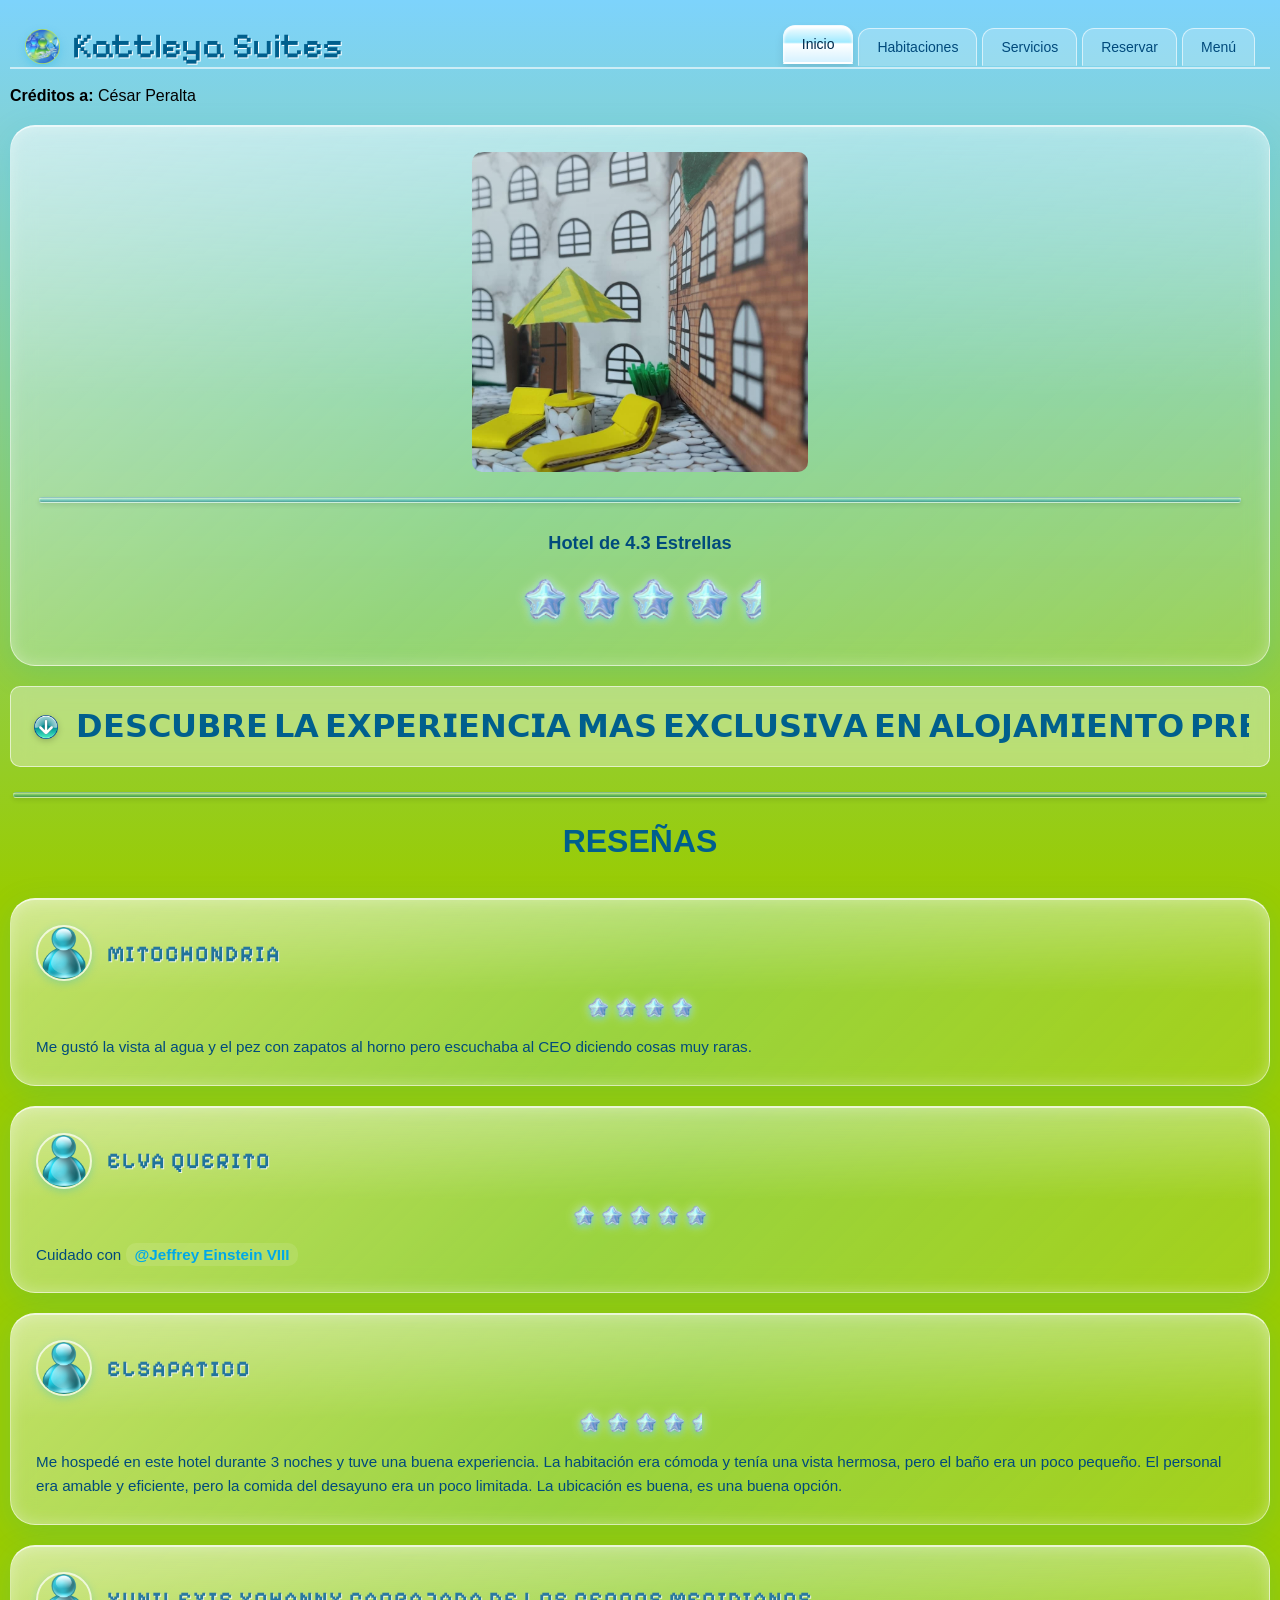
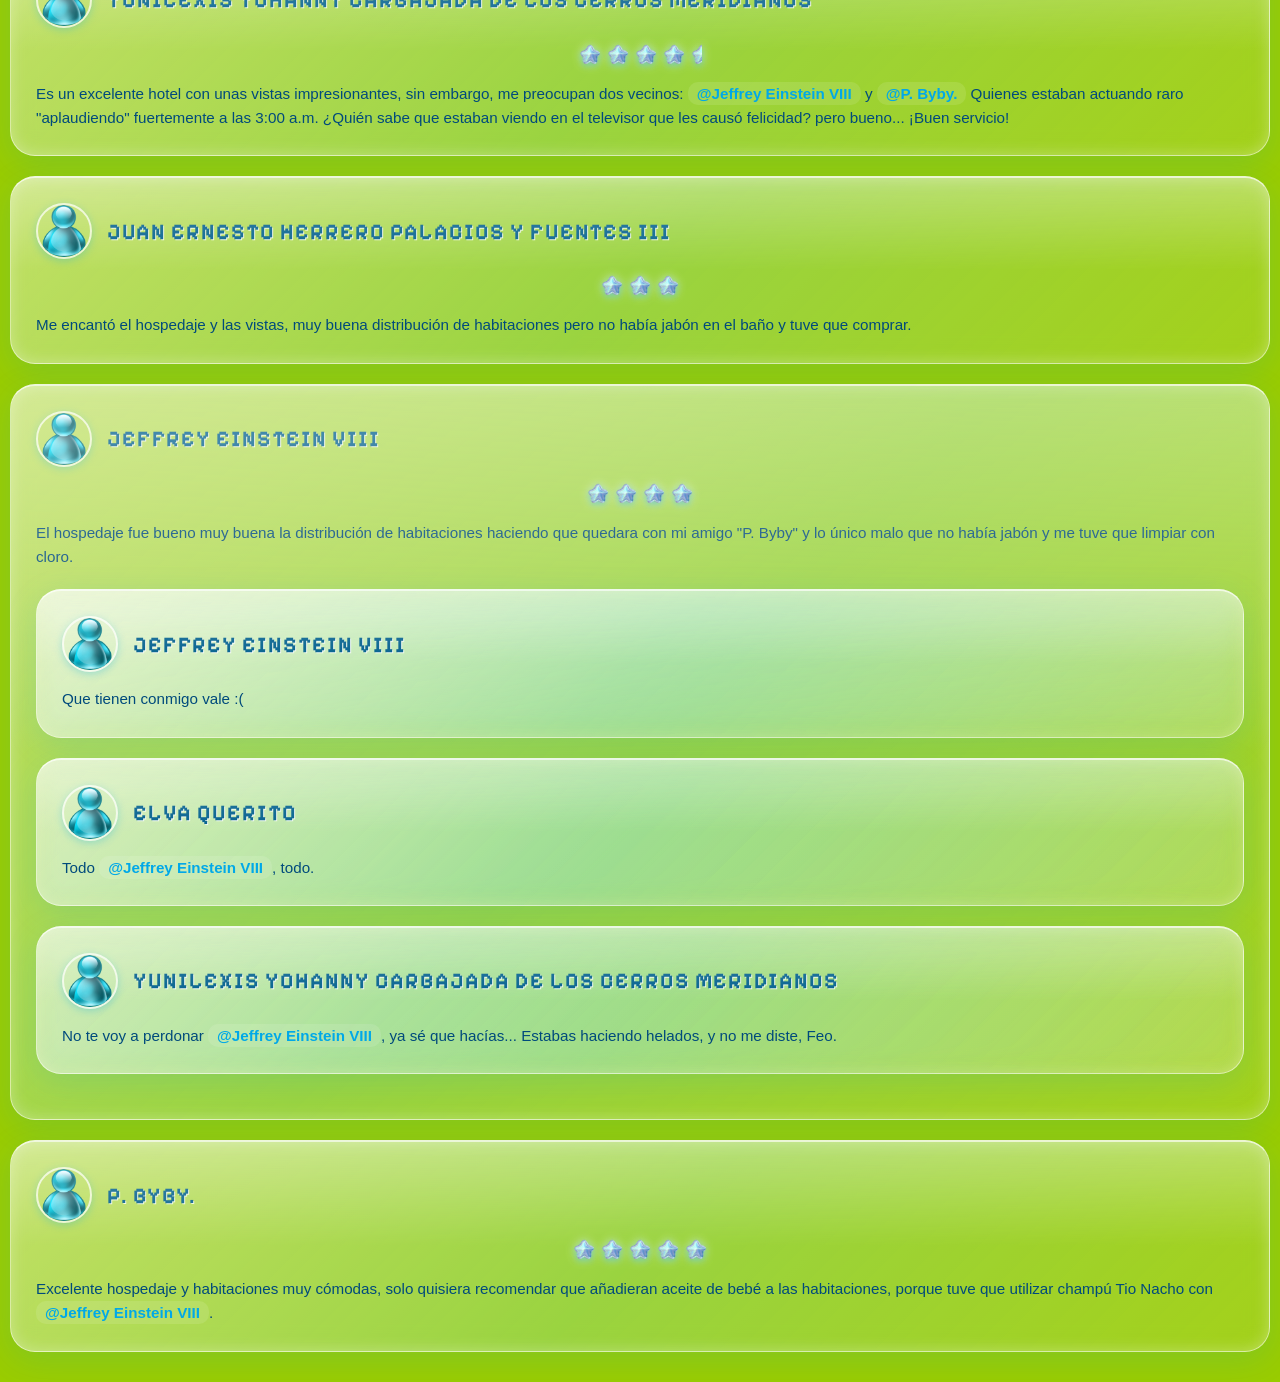
<file: index.html>
<!DOCTYPE html>
<html lang="en">
<head>
    <meta charset="UTF-8">
    <meta name="viewport" content="width=device-width, initial-scale=1.0">
    <link rel="stylesheet" href="style.css">
    <title>Kattleya Suites</title>
    <meta name="theme-color" content="#00a8e8">

    <link rel="preconnect" href="https://fonts.googleapis.com">
    <link rel="preconnect" href="https://fonts.gstatic.com" crossorigin>
    <link href="https://fonts.googleapis.com/css2?family=Pixelify+Sans:wght@400..700&display=swap" rel="stylesheet">
    
    <link rel="apple-touch-icon" sizes="180x180" href="favicon_io/apple-touch-icon.png">
    <link rel="icon" type="image/png" sizes="32x32" href="favicon_io/favicon-32x32.png">
    <link rel="icon" type="image/png" sizes="16x16" href="favicon_io/favicon-16x16.png">
    <link rel="manifest" href="/site.webmanifest">
</head>

<body>
    <nav class="aqua-navbar">
        <div class="nav-container">
            <div class="nav-logo">
                <img id="katlogo" src="icons/katlogo.jpeg" alt="Logo Kattleya Suites">
                <span class="pixelify-sans-pixel">Kattleya Suites</span>
            </div>

            <ul class="nav-links">
                <li><a href="index.html" class="nav-item active">Inicio</a></li>
                <li><a href="habitaciones.html" class="nav-item">Habitaciones</a></li>
                <li><a href="servicios.html" class="nav-item">Servicios</a></li>
                <li><a href="reservar.html" class="nav-item">Reservar</a></li>
                <li><a href="menú.html" class="nav-item">Menú</a></li>
            </ul>
        </div>
    </nav>

    <br>
        <p><b>Créditos a:</b> César Peralta</p>

    <div class="reseña">

        <img src="images/hotel_1.jpeg", alt="Foto épica del hotel" class="rounded-img adjustimg centerimg">

        <hr>

        <p class="centered"><b><big>Hotel de 4.3 Estrellas</big></b></p>

        <br>

        <div class="stars-container" class="centered-obj">
                <div class="star-big full"></div>
                <div class="star-big full"></div>
                <div class="star-big full"></div>
                <div class="star-big full"></div>
                <div class="star-big half"></div>
        </div>
    </div>

    <details class="aqua-details">
        
        <summary>
            <div class="marquee-window">
                <h1>𝗗𝗘𝗦𝗖𝗨𝗕𝗥𝗘 𝗟𝗔 𝗘𝗫𝗣𝗘𝗥𝗜𝗘𝗡𝗖𝗜𝗔 𝗠𝗔𝗦 𝗘𝗫𝗖𝗟𝗨𝗦𝗜𝗩𝗔 𝗘𝗡 𝗔𝗟𝗢𝗝𝗔𝗠𝗜𝗘𝗡𝗧𝗢 𝗣𝗥𝗘𝗠𝗜𝗨𝗠 𝗬 𝗦𝗘𝗥𝗩𝗜𝗖𝗜𝗢𝗦 𝗣𝗘𝗥𝗦𝗢𝗡𝗔𝗟𝗜𝗭𝗔𝗗𝗢𝗦</h1>
            </div>
        </summary>
        </div>
        <div class="content">
            <hr>
            <p class="bold-text-blue"><b>Bienvenido a Kattleya Suites...</b></p>
            <hr>
            <p class="text-blue">Kattleya Suites es un refugio costero diseñado para disfrutar al máximo la brisa y el sol de Margarita. Con varias piscinas, dos terrazas únicas y un ambiente relajado, el hotel ofrece:

            Una terraza principal con césped y zonas de descanso, ideal para relajarse con una bebida fría o leer bajo las palmeras.
            Una segunda terraza con un lago profundo para nadar, rodeado de vegetación y espacios tranquilos.
            Una piscina para niños en la parte alta, perfecta para familias que buscan seguridad y diversión.
            La propuesta se completa con habitaciones confortables, servicio atento y un entorno pensado para combinar el descanso junto al mar con experiencias relajantes en el corazón del hotel.</p>

            <hr>    

            <img src="images/hotel_2.jpeg", alt="Foto épica del hotel" class="rounded-img adjustimg centerimg">
        </div>

    </details>

    <hr>

    <h1 class="title">RESEÑAS</h1>

    <br>

    <div class="reseña">
        <div class="reseña-header">
            <img src="icons/pfp.png" class="pfp" alt="perfil">
            <h3>Mitochondria</h3>
        </div>

            <div class="stars-container">
                <div class="star full"></div>
                <div class="star full"></div>
                <div class="star full"></div>
                <div class="star full"></div>
            </div>

            <p>Me gustó la vista al agua y el pez con zapatos al horno pero escuchaba al CEO diciendo cosas muy raras.</p>
    </div>

    <div class="reseña">
        <div class="reseña-header">
            <img src="icons/pfp.png" class="pfp" alt="perfil">
            <h3>Elva Querito</h3>
        </div>

        <div class="stars-container">
            <div class="star full"></div>
            <div class="star full"></div>
            <div class="star full"></div>
            <div class="star full"></div>
            <div class="star full"></div>
        </div>

            <p>Cuidado con <a class="tag" href="#jeffrey">@Jeffrey Einstein VIII</a></p>
    </div>

    <div class="reseña">
        <div class="reseña-header">
            <img src="icons/pfp.png" class="pfp" alt="perfil">
            <h3>Elsapatico</h3>
        </div>

        <div class="stars-container">
            <div class="star full"></div>
            <div class="star full"></div>
            <div class="star full"></div>
            <div class="star full"></div>
            <div class="star half"></div>
        </div>

            <p>Me hospedé en este hotel durante 3 noches y tuve una buena experiencia. La habitación era cómoda y tenía una vista hermosa, pero el baño era un poco pequeño. El personal era amable y eficiente, pero la comida del desayuno era un poco limitada. La ubicación es buena, es una buena opción.</p>
    </div>

    <div class="reseña">
        <div class="reseña-header">
            <img src="icons/pfp.png" class="pfp" alt="perfil">
            <h3>Yunilexis Yohanny Carbajada de los Cerros Meridianos</h3>
        </div>

        <div class="stars-container">
            <div class="star full"></div>
            <div class="star full"></div>
            <div class="star full"></div>
            <div class="star full"></div>
            <div class="star half"></div>
        </div>

            <p>Es un excelente hotel con unas vistas impresionantes, sin embargo, me preocupan dos vecinos: <a class="tag" href="#jeffrey">@Jeffrey Einstein VIII</a> y <a class="tag2" href="#bonnie">@P. Byby.</a> Quienes estaban actuando raro "aplaudiendo" fuertemente a las 3:00 a.m. ¿Quién sabe que estaban viendo en el televisor que les causó felicidad? pero bueno... ¡Buen servicio!</p>
    </div>

    <div class="reseña">
        <div class="reseña-header">
            <img src="icons/pfp.png" class="pfp" alt="perfil">
            <h3>Juan Ernesto Herrero Palacios y Fuentes III</h3>
        </div>

        <div class="stars-container">
            <div class="star full"></div>
            <div class="star full"></div>
            <div class="star full"></div>
        </div>

            <p>Me encantó el hospedaje y las vistas, muy buena distribución de habitaciones pero no había jabón en el baño y tuve que comprar.</p>
    </div>

    <div class="reseña" id="jeffrey">
        <div class="reseña-header">
            <img src="icons/pfp.png" class="pfp" alt="perfil">
            <h3>JEFFREY EINSTEIN VIII</h3>
        </div>

        <div class="stars-container">
            <div class="star full"></div>
            <div class="star full"></div>
            <div class="star full"></div>
            <div class="star full"></div>
        </div>

            <p>El hospedaje fue bueno muy buena la distribución de habitaciones haciendo que quedara con mi amigo "P. Byby" y lo único malo que no había jabón y me tuve que limpiar con cloro.</p>

        <div class="reseña">
            <div class="reseña-header">
                <img src="icons/pfp.png" class="pfp" alt="perfil">
                <h3>JEFFREY EINSTEIN VIII</h3>
            </div>

            <p>Que tienen conmigo vale :(</p>

        </div>

        <div class="reseña">
            <div class="reseña-header">
                <img src="icons/pfp.png" class="pfp" alt="perfil">
                <h3>Elva Querito</h3>
            </div>

            <p>Todo <a class="tag" href="#jeffrey">@Jeffrey Einstein VIII</a>, todo.</p>

        </div>

        <div class="reseña">
            <div class="reseña-header">
                <img src="icons/pfp.png" class="pfp" alt="perfil">
                <h3>Yunilexis Yohanny Carbajada de los Cerros Meridianos</h3>
            </div>

            <p>No te voy a perdonar <a class="tag" href="#jeffrey">@Jeffrey Einstein VIII</a>, ya sé que hacías... Estabas haciendo helados, y no me diste, Feo.</p>

        </div>


    </div>

    <div class="reseña" id="bonnie">
        <div class="reseña-header">
            <img src="icons/pfp.png" class="pfp" alt="perfil">
            <h3>P. Byby.</h3>
        </div>

        <div class="stars-container">
            <div class="star full"></div>
            <div class="star full"></div>
            <div class="star full"></div>
            <div class="star full"></div>
            <div class="star full"></div>
        </div>

            <p>Excelente hospedaje y habitaciones muy cómodas, solo quisiera recomendar que añadieran aceite de bebé a las habitaciones, porque tuve que utilizar champú Tio Nacho con <a class="tag" href="#jeffrey">@Jeffrey Einstein VIII</a>.</p>
    </div>
    

</body>

</html>
</file>
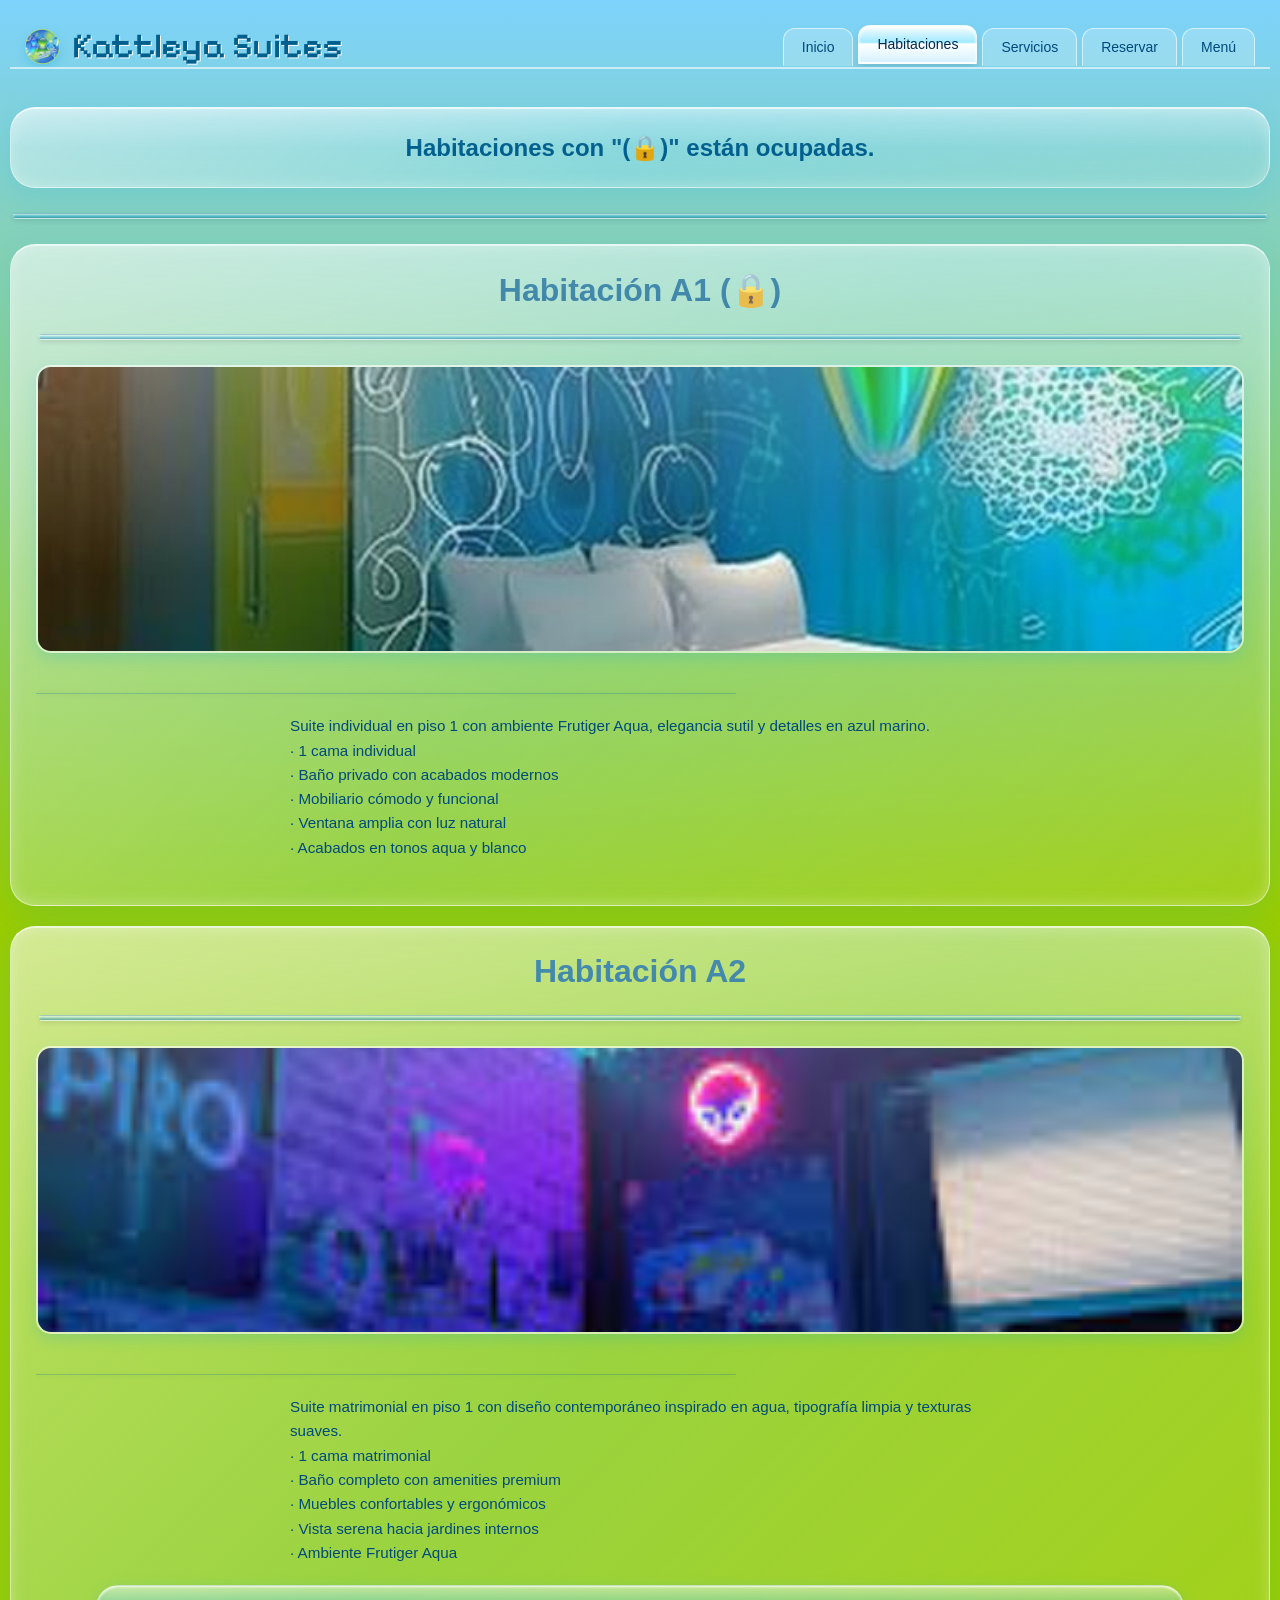
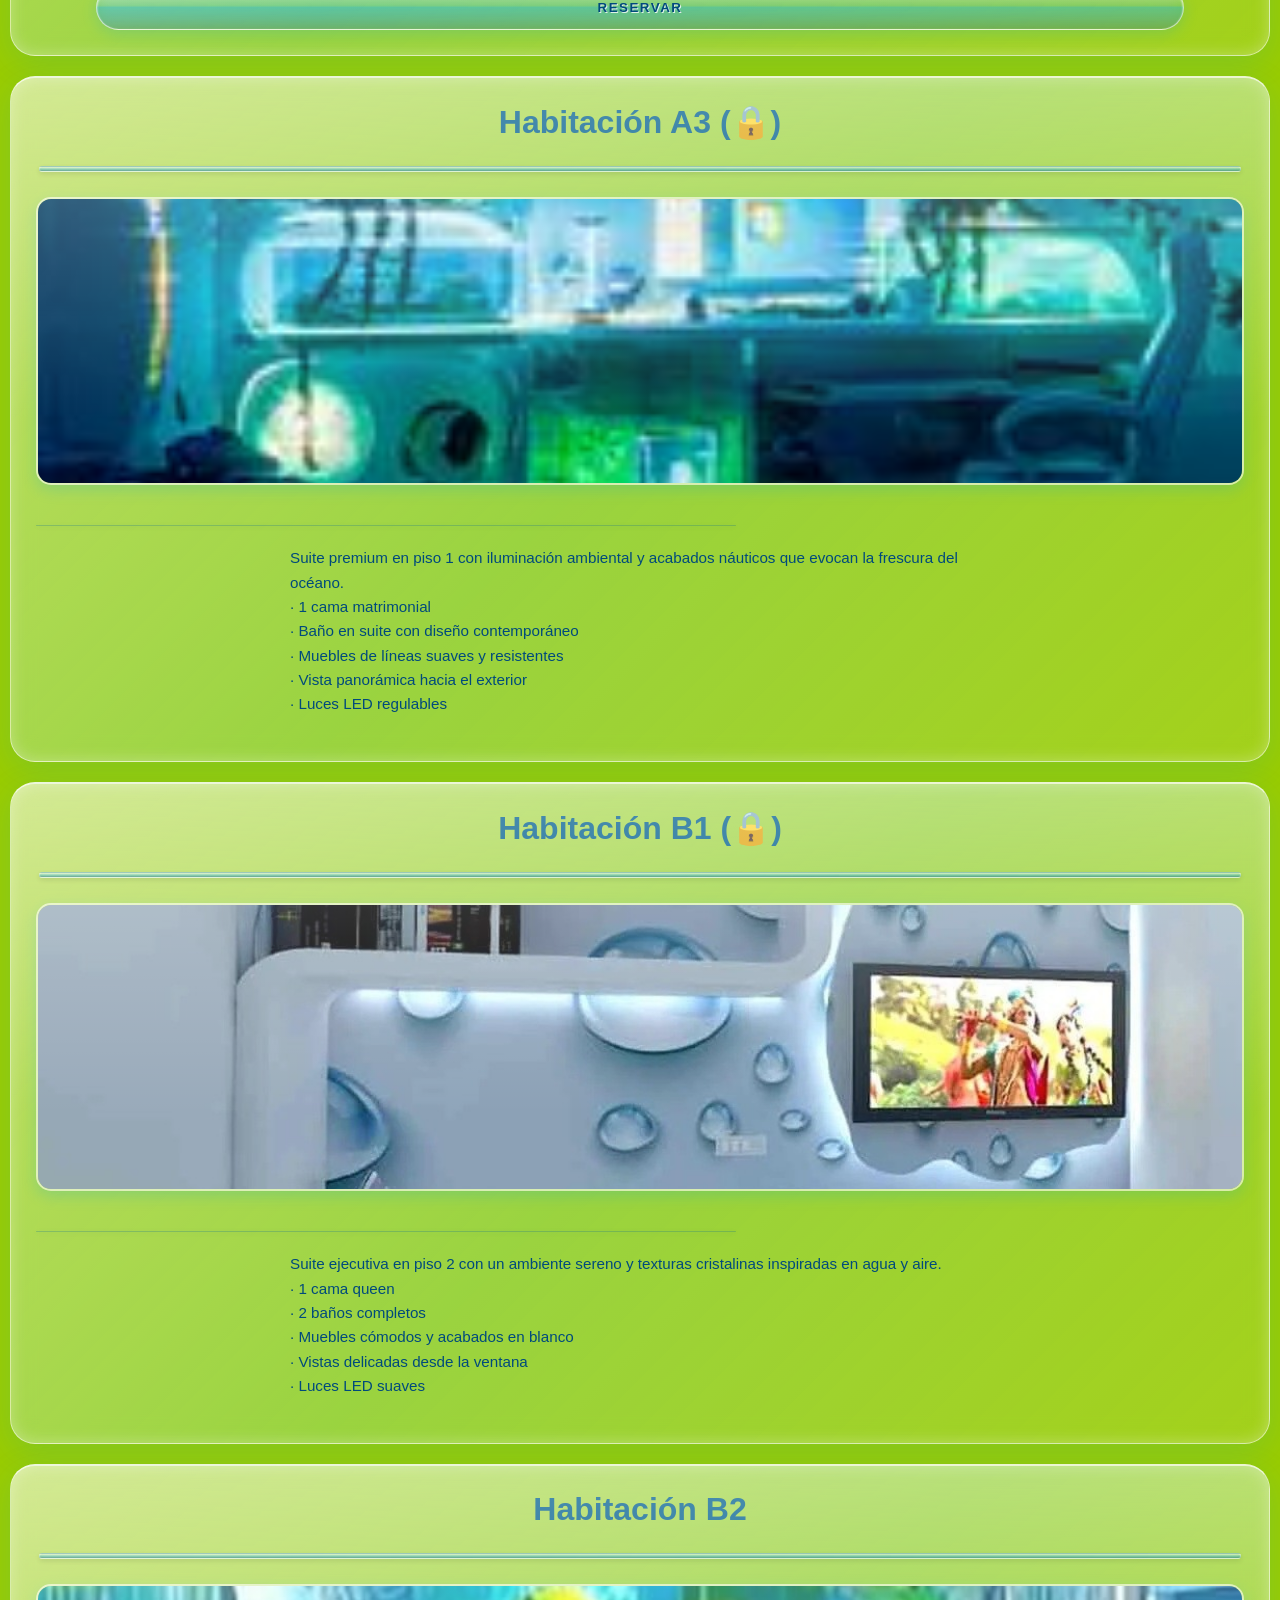
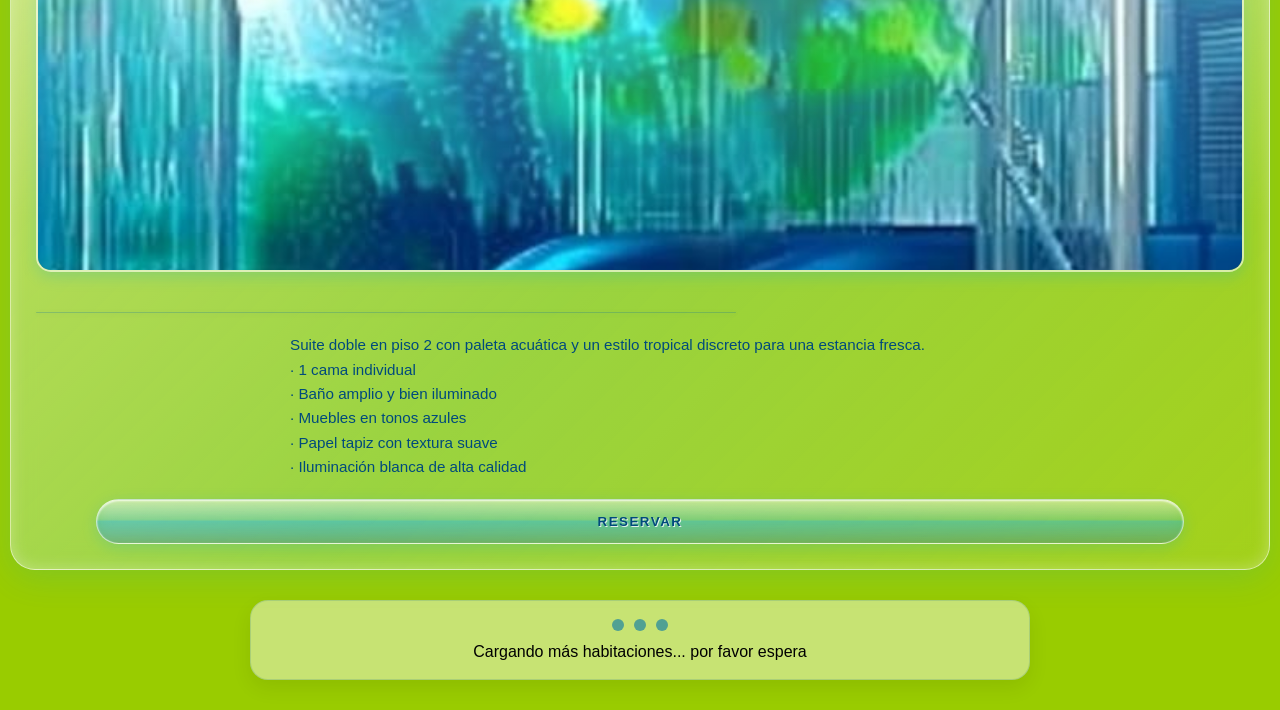
<file: habitaciones.html>
<!DOCTYPE html>
<html lang="en">
<head>
    <meta charset="UTF-8">
    <meta name="viewport" content="width=device-width, initial-scale=1.0">
    <link rel="stylesheet" href="style.css">
    <title>Kattleya Suites</title>
    <meta name="theme-color" content="#00a8e8">

    <link rel="preconnect" href="https://fonts.googleapis.com">
    <link rel="preconnect" href="https://fonts.gstatic.com" crossorigin>
    <link href="https://fonts.googleapis.com/css2?family=Pixelify+Sans:wght@400..700&display=swap" rel="stylesheet">

    <link rel="apple-touch-icon" sizes="180x180" href="favicon_io/apple-touch-icon.png">
    <link rel="icon" type="image/png" sizes="32x32" href="favicon_io/favicon-32x32.png">
    <link rel="icon" type="image/png" sizes="16x16" href="favicon_io/favicon-16x16.png">
    <link rel="manifest" href="/site.webmanifest">
</head>

<body>
    <nav class="aqua-navbar">
        <div class="nav-container">
            <div class="nav-logo">
                <img id="katlogo" src="icons/katlogo.jpeg" alt="Logo Kattleya Suites">
                <span class="pixelify-sans-pixel">Kattleya Suites</span>
            </div>

            <ul class="nav-links">
                <li><a href="index.html" class="nav-item">Inicio</a></li>
                <li><a href="habitaciones.html" class="nav-item active">Habitaciones</a></li>
                <li><a href="servicios.html" class="nav-item">Servicios</a></li>
                <li><a href="reservar.html" class="nav-item">Reservar</a></li>
                <li><a href="menú.html" class="nav-item">Menú</a></li>
            </ul>
        </div>
    </nav>

    <br>

    <div class="reseña">
        <h2 class="title">Habitaciones con "(🔒)" están ocupadas.</h2>
    </div>

    <hr>

    <div class="reseña">
        <h1 class="title">Habitación A1 (🔒)</h1>

        <hr>

        <div class="room-card">
            <img src="images/room-A1.jpg" class="smolimg" alt="room-01">
        </div>
        <hr class="room-divider">
        <div class="room-text">
            <p class="text-rooms">Suite individual en piso 1 con ambiente Frutiger Aqua, elegancia sutil y detalles en azul marino.</p>
            <p class="text-rooms">· 1 cama individual</p>
            <p class="text-rooms">· Baño privado con acabados modernos</p>
            <p class="text-rooms">· Mobiliario cómodo y funcional</p>
            <p class="text-rooms">· Ventana amplia con luz natural</p>
            <p class="text-rooms">· Acabados en tonos aqua y blanco</p>
        </div>
    </div>

    <div class="reseña">
        <h1 class="title">Habitación A2</h1>

        <hr>

        <div class="room-card">
            <img src="images/room-A2.jpg" class="smolimg" alt="room-01">
        </div>
        <hr class="room-divider">
        <div class="room-text">
            <p class="text-rooms">Suite matrimonial en piso 1 con diseño contemporáneo inspirado en agua, tipografía limpia y texturas suaves.</p>
            <p class="text-rooms">· 1 cama matrimonial</p>
            <p class="text-rooms">· Baño completo con amenities premium</p>
            <p class="text-rooms">· Muebles confortables y ergonómicos</p>
            <p class="text-rooms">· Vista serena hacia jardines internos</p>
            <p class="text-rooms">· Ambiente Frutiger Aqua</p>
        </div>

        <button class="centerimg button-reserve">Reservar</button>
    </div>

    <div class="reseña">
        <h1 class="title">Habitación A3 (🔒)</h1>

        <hr>

        <div class="room-card">
            <img src="images/room-A3.jpg" class="smolimg" alt="room-01">
        </div>
        <hr class="room-divider">
        <div class="room-text">
            <p class="text-rooms">Suite premium en piso 1 con iluminación ambiental y acabados náuticos que evocan la frescura del océano.</p>
            <p class="text-rooms">· 1 cama matrimonial</p>
            <p class="text-rooms">· Baño en suite con diseño contemporáneo</p>
            <p class="text-rooms">· Muebles de líneas suaves y resistentes</p>
            <p class="text-rooms">· Vista panorámica hacia el exterior</p>
            <p class="text-rooms">· Luces LED regulables</p>
        </div>
    </div>

    <div class="reseña">
        <h1 class="title">Habitación B1 (🔒)</h1>

        <hr>

        <div class="room-card">
            <img src="images/room-B1.jpg" class="smolerimg" alt="room-01">
        </div>
        <hr class="room-divider">
        <div class="room-text">
            <p class="text-rooms">Suite ejecutiva en piso 2 con un ambiente sereno y texturas cristalinas inspiradas en agua y aire.</p>
            <p class="text-rooms">· 1 cama queen</p>
            <p class="text-rooms">· 2 baños completos</p>
            <p class="text-rooms">· Muebles cómodos y acabados en blanco</p>
            <p class="text-rooms">· Vistas delicadas desde la ventana</p>
            <p class="text-rooms">· Luces LED suaves</p>
        </div>
    </div>

    <div class="reseña">
        <h1 class="title">Habitación B2</h1>

        <hr>

        <div class="room-card">
            <img src="images/room-B2.jpg" class="smolerimg" alt="room-01">
        </div>
        <hr class="room-divider">
        <div class="room-text">
            <p class="text-rooms">Suite doble en piso 2 con paleta acuática y un estilo tropical discreto para una estancia fresca.</p>
            <p class="text-rooms">· 1 cama individual</p>
            <p class="text-rooms">· Baño amplio y bien iluminado</p>
            <p class="text-rooms">· Muebles en tonos azules</p>
            <p class="text-rooms">· Papel tapiz con textura suave</p>
            <p class="text-rooms">· Iluminación blanca de alta calidad</p>
        </div>

        <button class="centerimg button-reserve">Reservar</button>
    </div>

    <div class="fake-loader">
        <div class="loader-dots"><span></span><span></span><span></span></div>
        <p>Cargando más habitaciones... por favor espera</p>
    </div>

</body>

</html>
</file>
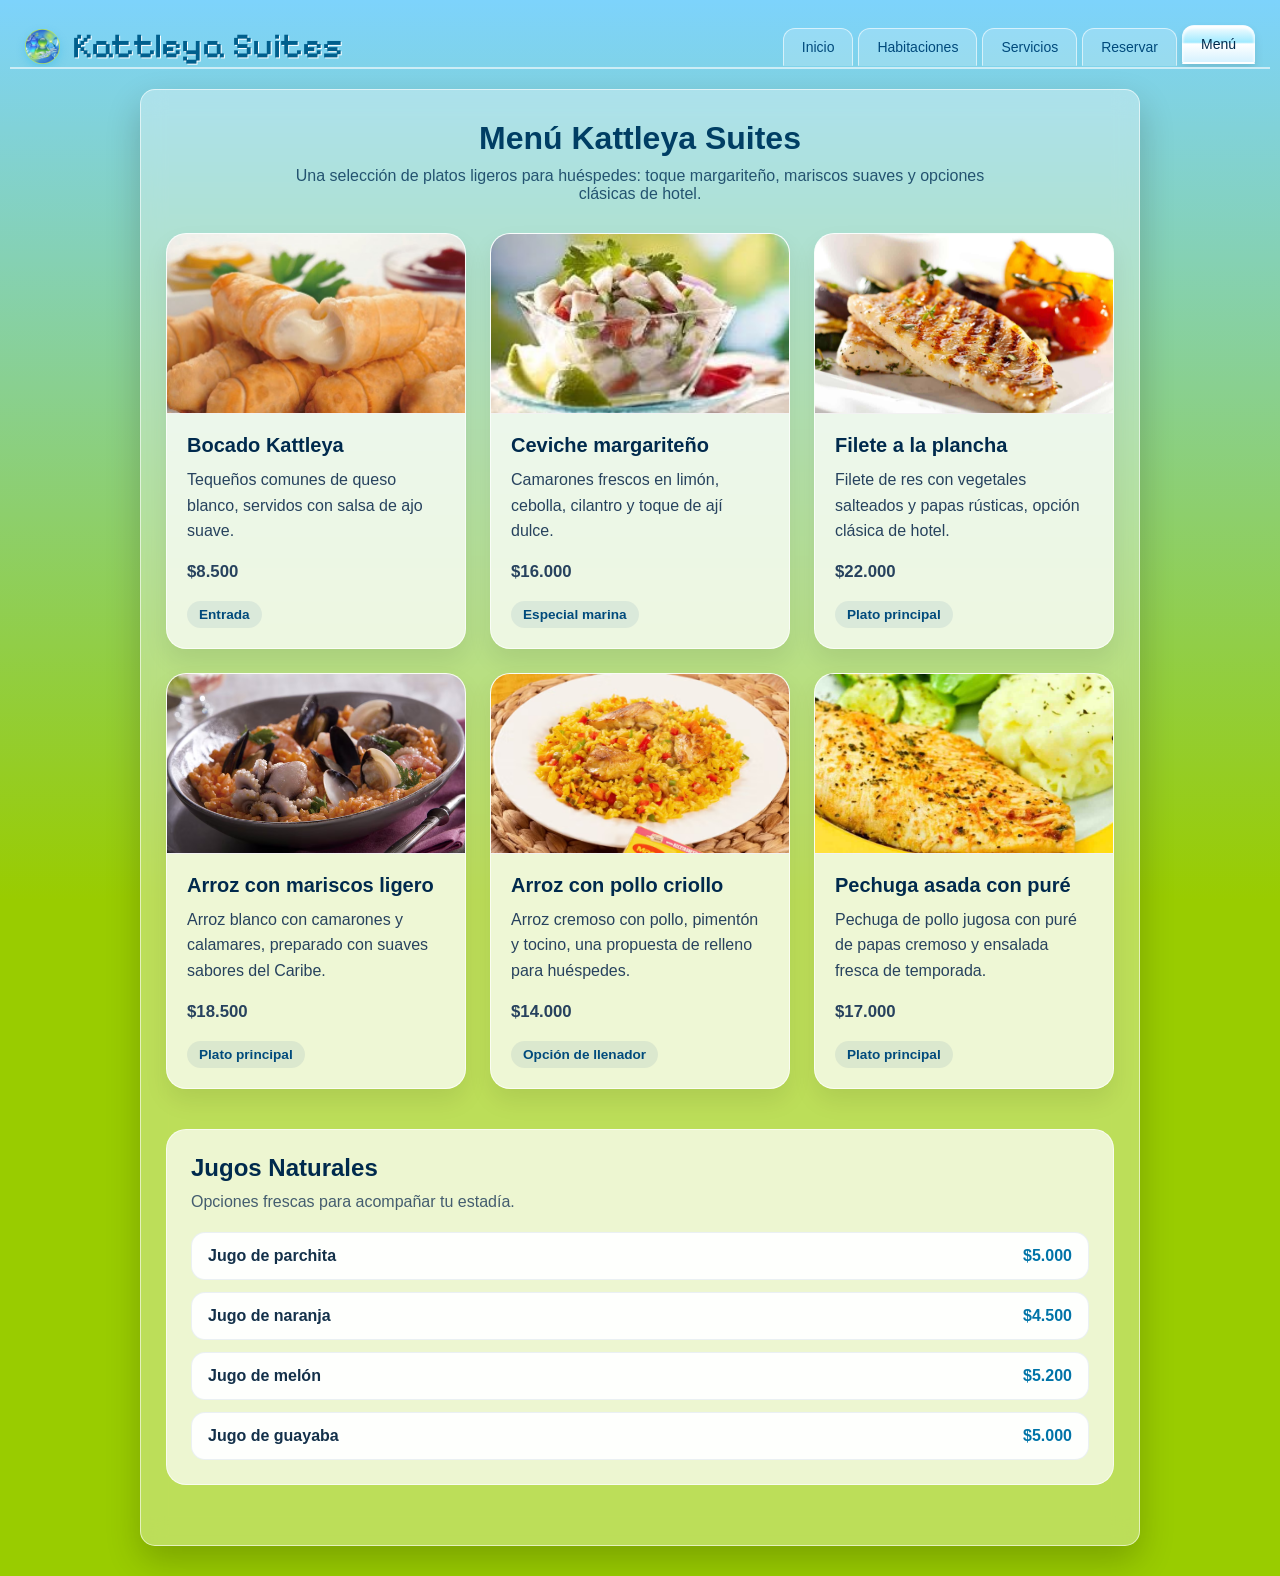
<file: menú.html>
<!DOCTYPE html>
<html lang="en">
<head>
    <meta charset="UTF-8">
    <meta name="viewport" content="width=device-width, initial-scale=1.0">
    <link rel="stylesheet" href="style.css">
    <title>Kattleya Suites</title>
    <meta name="theme-color" content="#00a8e8">

    <link rel="preconnect" href="https://fonts.googleapis.com">
    <link rel="preconnect" href="https://fonts.gstatic.com" crossorigin>
    <link href="https://fonts.googleapis.com/css2?family=Pixelify+Sans:wght@400..700&display=swap" rel="stylesheet">

    <link rel="apple-touch-icon" sizes="180x180" href="favicon_io/apple-touch-icon.png">
    <link rel="icon" type="image/png" sizes="32x32" href="favicon_io/favicon-32x32.png">
    <link rel="icon" type="image/png" sizes="16x16" href="favicon_io/favicon-16x16.png">
    <link rel="manifest" href="/site.webmanifest">
</head>

<body>
    <nav class="aqua-navbar">
        <div class="nav-container">
            <div class="nav-logo">
                <img id="katlogo" src="icons/katlogo.jpeg" alt="Logo Kattleya Suites">
                <span class="pixelify-sans-pixel">Kattleya Suites</span>
            </div>

            <ul class="nav-links">
                <li><a href="index.html" class="nav-item">Inicio</a></li>
                <li><a href="habitaciones.html" class="nav-item">Habitaciones</a></li>
                <li><a href="servicios.html" class="nav-item">Servicios</a></li>
                <li><a href="reservar.html" class="nav-item">Reservar</a></li>
                <li><a href="menú.html" class="nav-item active">Menú</a></li>
            </ul>
        </div>
    </nav>

    <main class="main-window">
        <section class="menu-section">
            <header class="menu-header">
                <h1>Menú Kattleya Suites</h1>
                <p>Una selección de platos ligeros para huéspedes: toque margariteño, mariscos suaves y opciones clásicas de hotel.</p>
            </header>

            <div class="menu-grid">
                <article class="menu-card">
                    <img class="menu-image" aria-hidden="true" src="images/Comida/Tequeños.jpg" alt="Tequeños">
                    <div class="menu-content">
                        <h2>Bocado Kattleya</h2>
                        <p>Tequeños comunes de queso blanco, servidos con salsa de ajo suave.</p>
                        <p class="menu-price">$8.500</p>
                        <span class="menu-type">Entrada</span>
                    </div>
                </article>

                <article class="menu-card">
                    <img class="menu-image" aria-hidden="true" src="images/Comida/ceviche-margariteño.jpg" alt="Ceviche margariteño">
                    <div class="menu-content">
                        <h2>Ceviche margariteño</h2>
                        <p>Camarones frescos en limón, cebolla, cilantro y toque de ají dulce.</p>
                        <p class="menu-price">$16.000</p>
                        <span class="menu-type">Especial marina</span>
                    </div>
                </article>

                <article class="menu-card">
                    <img class="menu-image" aria-hidden="true" src="images/Comida/Filete-plancha.jpg" alt="Filete a la plancha">
                    <div class="menu-content">
                        <h2>Filete a la plancha</h2>
                        <p>Filete de res con vegetales salteados y papas rústicas, opción clásica de hotel.</p>
                        <p class="menu-price">$22.000</p>
                        <span class="menu-type">Plato principal</span>
                    </div>
                </article>

                <article class="menu-card">
                    <img class="menu-image" aria-hidden="true" src="images/Comida/Arroz con Mariscos.avif" alt="Arroz con mariscos ligero">
                    <div class="menu-content">
                        <h2>Arroz con mariscos ligero</h2>
                        <p>Arroz blanco con camarones y calamares, preparado con suaves sabores del Caribe.</p>
                        <p class="menu-price">$18.500</p>
                        <span class="menu-type">Plato principal</span>
                    </div>
                </article>

                <article class="menu-card">
                    <img class="menu-image" aria-hidden="true" src="images/Comida/Arroz con pollo criollo.avif" alt="Arroz con pollo criollo">
                    <div class="menu-content">
                        <h2>Arroz con pollo criollo</h2>
                        <p>Arroz cremoso con pollo, pimentón y tocino, una propuesta de relleno para huéspedes.</p>
                        <p class="menu-price">$14.000</p>
                        <span class="menu-type">Opción de llenador</span>
                    </div>
                </article>

                <article class="menu-card">
                    <img class="menu-image" aria-hidden="true" src="images/Comida/Pollo-puré.jpeg" alt="Pechuga asada con puré y ensalada">
                    <div class="menu-content">
                        <h2>Pechuga asada con puré</h2>
                        <p>Pechuga de pollo jugosa con puré de papas cremoso y ensalada fresca de temporada.</p>
                        <p class="menu-price">$17.000</p>
                        <span class="menu-type">Plato principal</span>
                    </div>
                </article>
            </div>

            <section class="juice-section">
                <header class="juice-header">
                    <h2>Jugos Naturales</h2>
                    <p>Opciones frescas para acompañar tu estadía.</p>
                </header>
                <ul class="juice-list">
                    <li><span class="juice-name">Jugo de parchita</span><span class="juice-price">$5.000</span></li>
                    <li><span class="juice-name">Jugo de naranja</span><span class="juice-price">$4.500</span></li>
                    <li><span class="juice-name">Jugo de melón</span><span class="juice-price">$5.200</span></li>
                    <li><span class="juice-name">Jugo de guayaba</span><span class="juice-price">$5.000</span></li>
                </ul>
            </section>
        </section>
    </main>
</body>

</html>
</file>
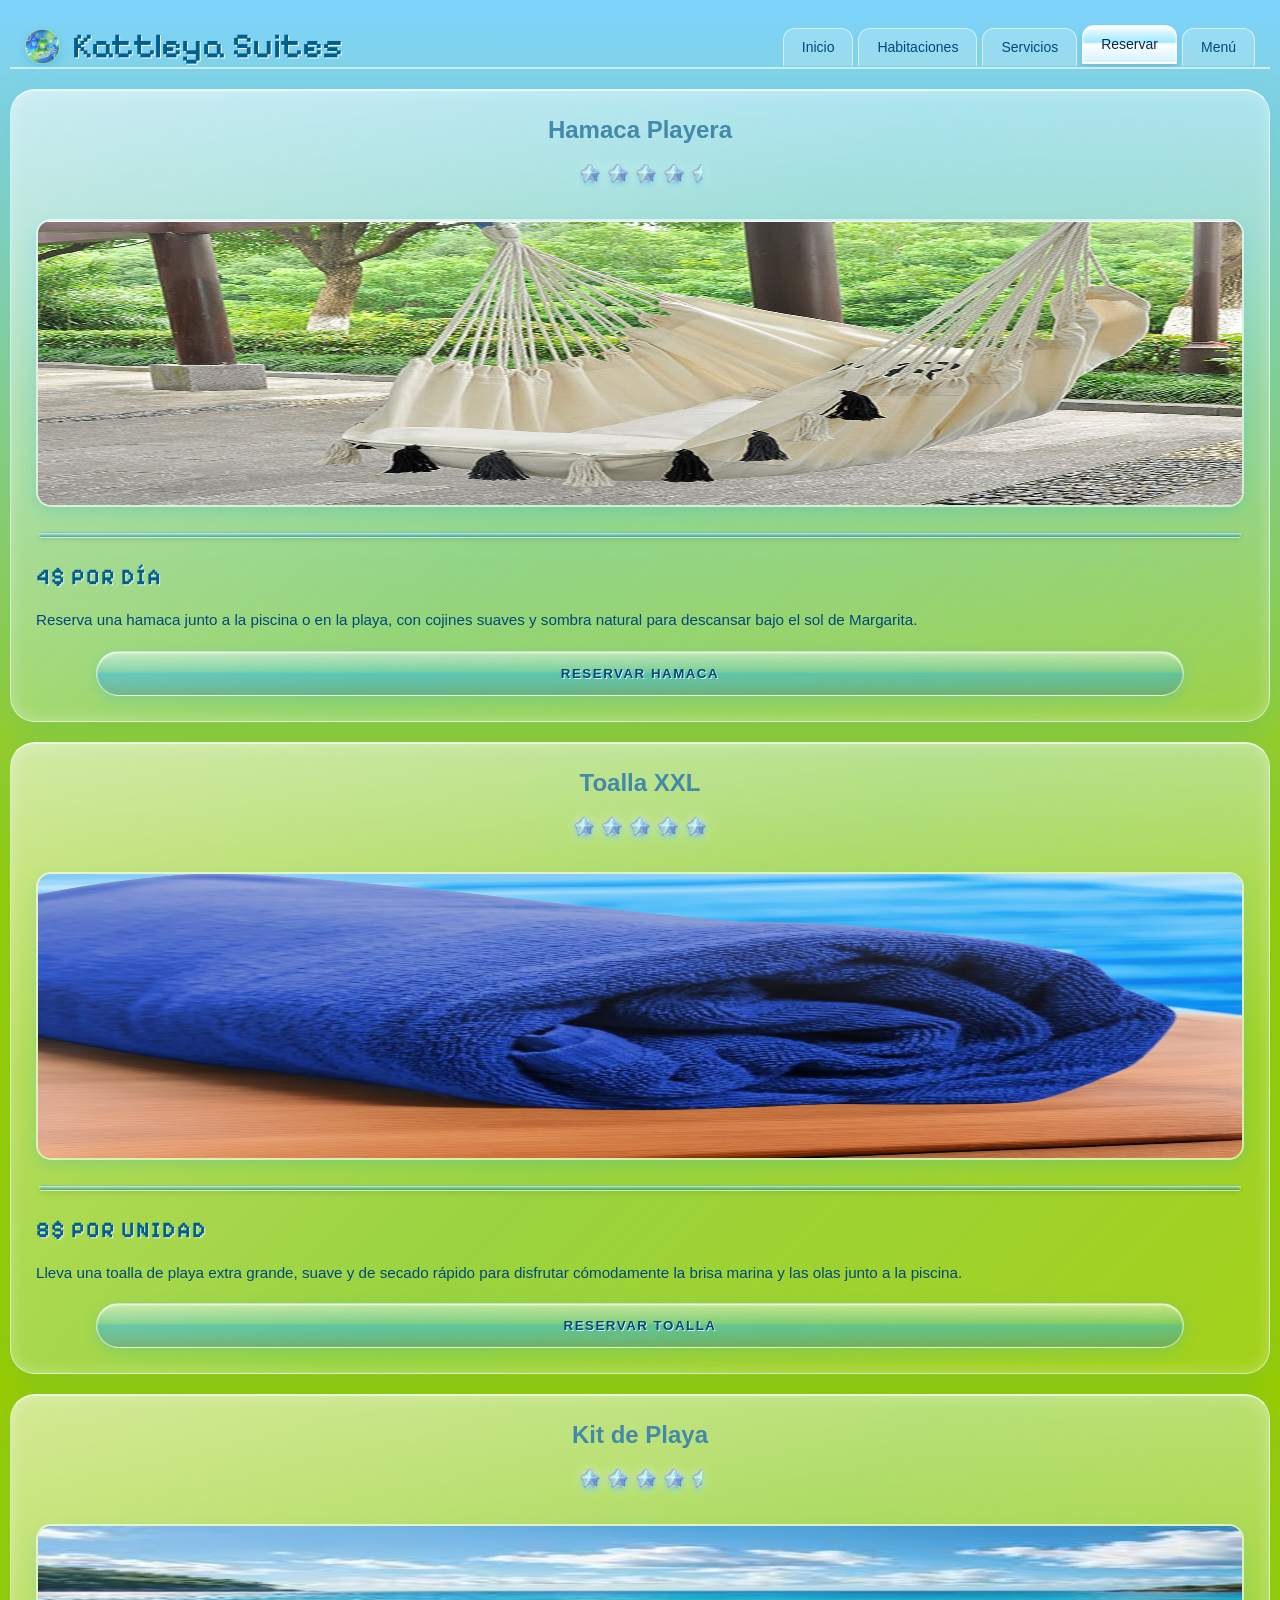
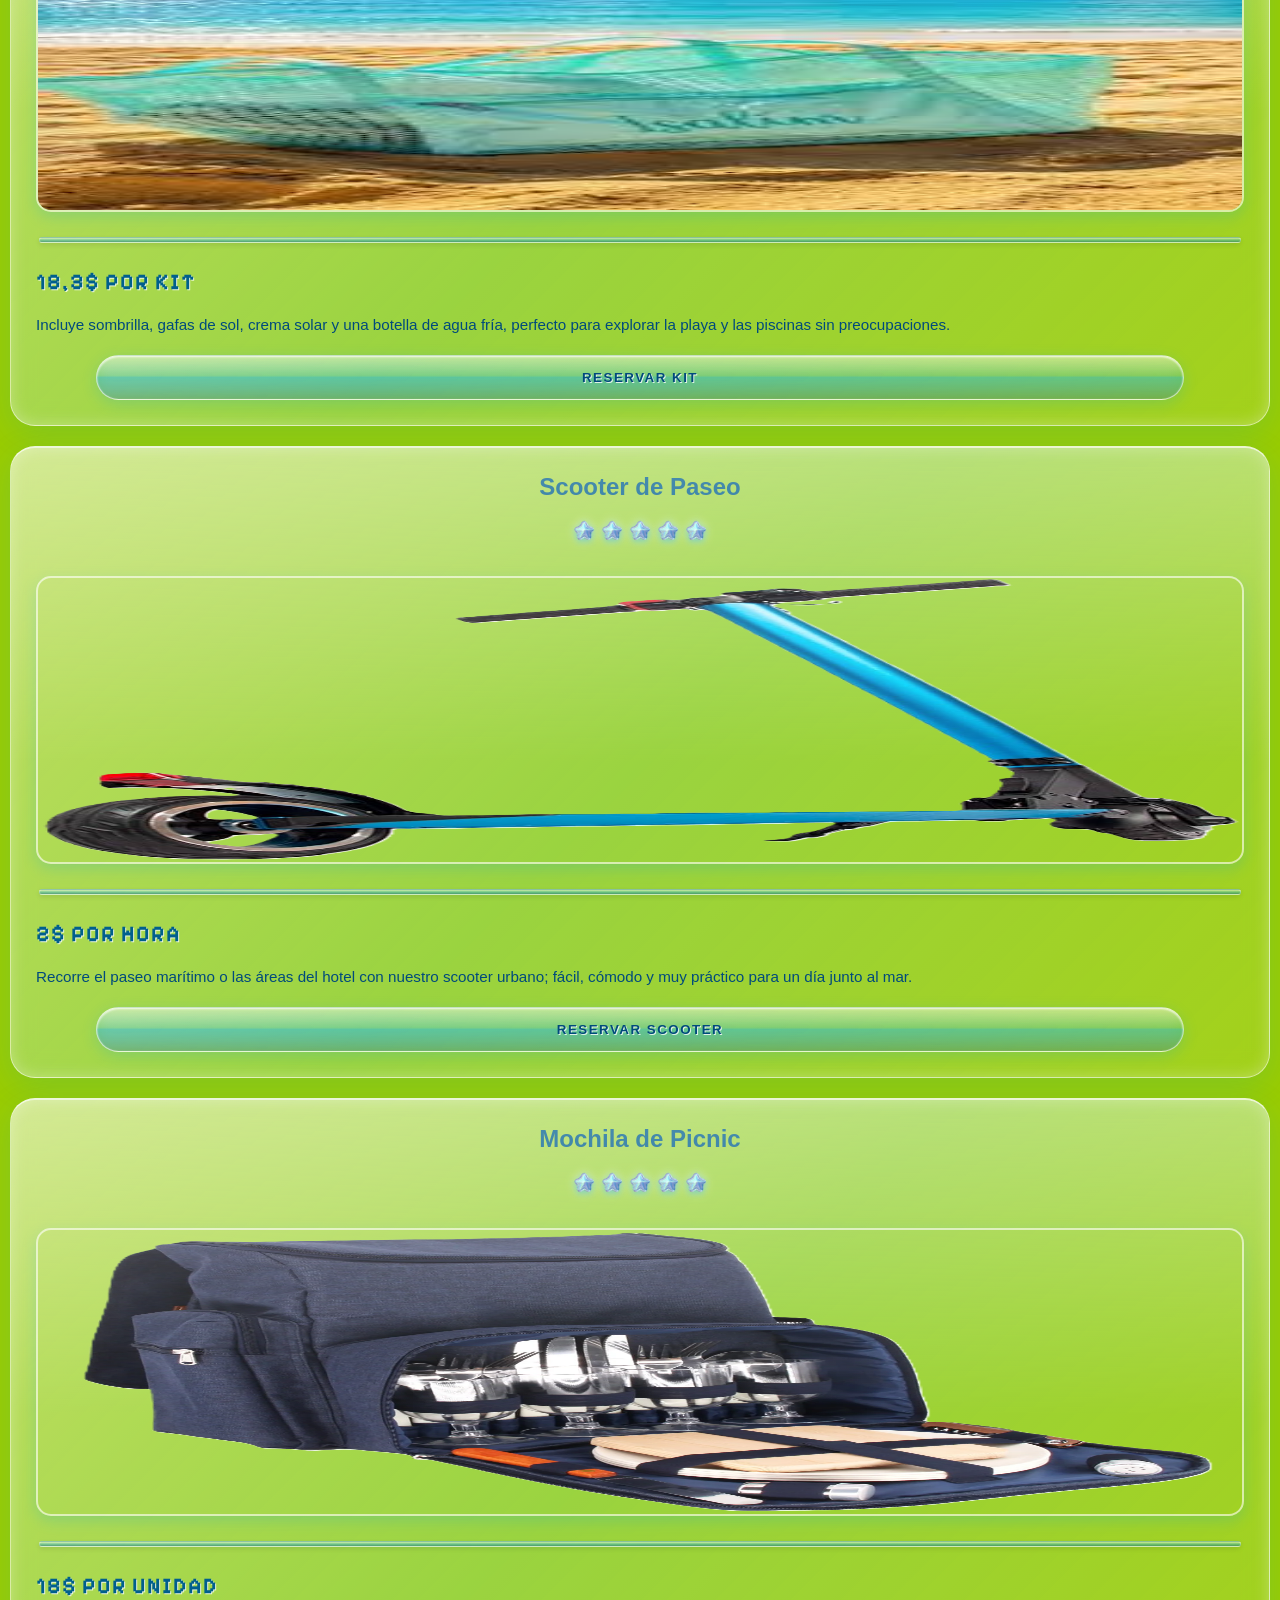
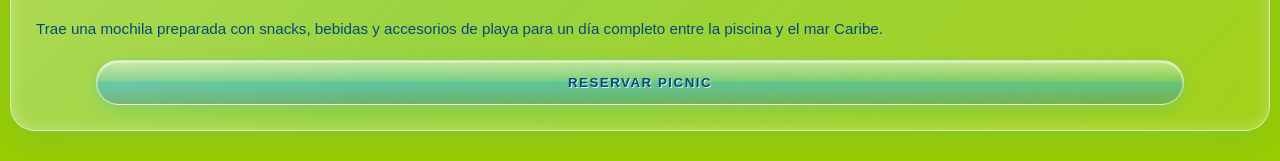
<file: reservar.html>
<!DOCTYPE html>
<html lang="en">
<head>
    <meta charset="UTF-8">
    <meta name="viewport" content="width=device-width, initial-scale=1.0">
    <link rel="stylesheet" href="style.css">
    <title>Kattleya Suites</title>
    <meta name="theme-color" content="#00a8e8">

    <link rel="preconnect" href="https://fonts.googleapis.com">
    <link rel="preconnect" href="https://fonts.gstatic.com" crossorigin>
    <link href="https://fonts.googleapis.com/css2?family=Pixelify+Sans:wght@400..700&display=swap" rel="stylesheet">

    <link rel="apple-touch-icon" sizes="180x180" href="favicon_io/apple-touch-icon.png">
    <link rel="icon" type="image/png" sizes="32x32" href="favicon_io/favicon-32x32.png">
    <link rel="icon" type="image/png" sizes="16x16" href="favicon_io/favicon-16x16.png">
    <link rel="manifest" href="/site.webmanifest">
</head>

<body>
    <nav class="aqua-navbar">
        <div class="nav-container">
            <div class="nav-logo">
                <img id="katlogo" src="icons/katlogo.jpeg" alt="Logo Kattleya Suites">
                <span class="pixelify-sans-pixel">Kattleya Suites</span>
            </div>

            <ul class="nav-links">
                <li><a href="index.html" class="nav-item">Inicio</a></li>
                <li><a href="habitaciones.html" class="nav-item">Habitaciones</a></li>
                <li><a href="servicios.html" class="nav-item">Servicios</a></li>
                <li><a href="reservar.html" class="nav-item active">Reservar</a></li>
                <li><a href="menú.html" class="nav-item">Menú</a></li>
            </ul>
        </div>
    </nav>

    <nav class="reseña">
            <h1 class="title">Hamaca Playera</h1>
        <br>
            <div class="stars-container">
                <div class="star full"></div>
                <div class="star full"></div>
                <div class="star full"></div>
                <div class="star full"></div>
                <div class="star half"></div>
            </div>
        <br>
            <img src="images/hamaca-playera.jpg" alt="Hamaca Playera" class="centerimg smolimg">
        <hr>
            <h3 class="price">4$ por día</h3>
        <br>
            <p>Reserva una hamaca junto a la piscina o en la playa, con cojines suaves y sombra natural para descansar bajo el sol de Margarita.</p>
        <br>
            <button class="centerimg button-reserve">Reservar Hamaca</button>

    </nav>

    <nav class="reseña">
            <h1 class="title">Toalla XXL</h1>
        <br>
            <div class="stars-container">
                <div class="star full"></div>
                <div class="star full"></div>
                <div class="star full"></div>
                <div class="star full"></div>
                <div class="star"></div>
            </div>
        <br>
            <img src="images/toalla.jpeg" alt="Toalla XXL" class="centerimg smolimg">
        <hr>
            <h3 class="price">8$ por unidad</h3>
        <br>
            <p>Lleva una toalla de playa extra grande, suave y de secado rápido para disfrutar cómodamente la brisa marina y las olas junto a la piscina.</p>
        <br>
            <button class="centerimg button-reserve">Reservar Toalla</button>

    </nav>

    <nav class="reseña">
            <h1 class="title">Kit de Playa</h1>
        <br>
            <div class="stars-container">
                <div class="star full"></div>
                <div class="star full"></div>
                <div class="star full"></div>
                <div class="star full"></div>
                <div class="star half"></div>
            </div>
        <br>
            <img src="images/kit playero.jpg" alt="Kit de Playa" class="centerimg smolimg">
        <hr>
            <h3 class="price">18,3$ por kit</h3>
        <br>
            <p>Incluye sombrilla, gafas de sol, crema solar y una botella de agua fría, perfecto para explorar la playa y las piscinas sin preocupaciones.</p>
        <br>
            <button class="centerimg button-reserve">Reservar Kit</button>

    </nav>

    <nav class="reseña">
            <h1 class="title">Scooter de Paseo</h1>
        <br>
            <div class="stars-container">
                <div class="star full"></div>
                <div class="star full"></div>
                <div class="star full"></div>
                <div class="star full"></div>
                <div class="star full"></div>
            </div>
        <br>
            <img src="images/scooter-electrico.png" alt="Scooter de Paseo" class="centerimg smolimg">
        <hr>
            <h3 class="price">2$ por hora</h3>
        <br>
            <p>Recorre el paseo marítimo o las áreas del hotel con nuestro scooter urbano; fácil, cómodo y muy práctico para un día junto al mar.</p>
        <br>
            <button class="centerimg button-reserve">Reservar Scooter</button>

    </nav>

    <nav class="reseña">
            <h1 class="title">Mochila de Picnic</h1>
        <br>
            <div class="stars-container">
                <div class="star full"></div>
                <div class="star full"></div>
                <div class="star full"></div>
                <div class="star full"></div>
                <div class="star"></div>
            </div>
        <br>
            <img src="images/mochila-picnic.png" alt="Mochila de Picnic" class="centerimg smolimg">
        <hr>
            <h3 class="price">18$ por unidad</h3>
        <br>
            <p>Trae una mochila preparada con snacks, bebidas y accesorios de playa para un día completo entre la piscina y el mar Caribe.</p>
        <br>
            <button class="centerimg button-reserve">Reservar Picnic</button>

    </nav>

</body>
</html>

</html>
</file>
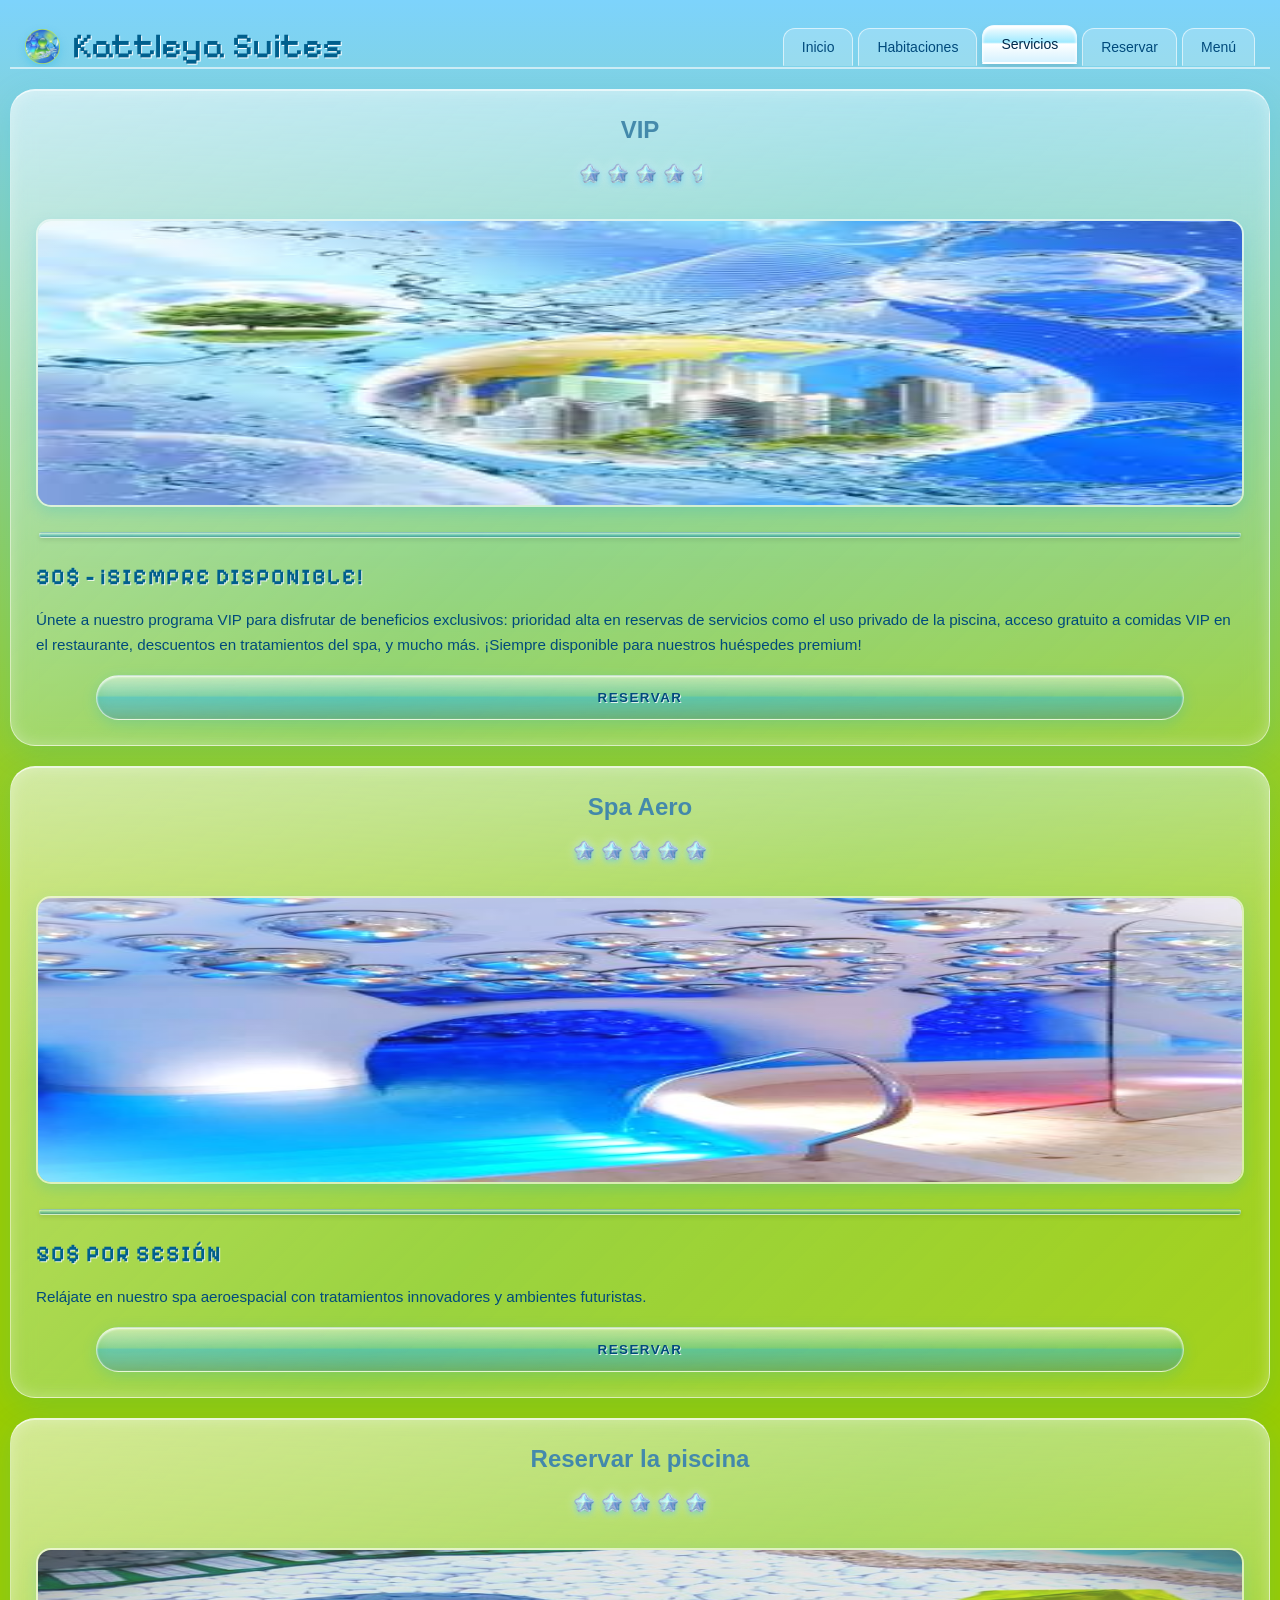
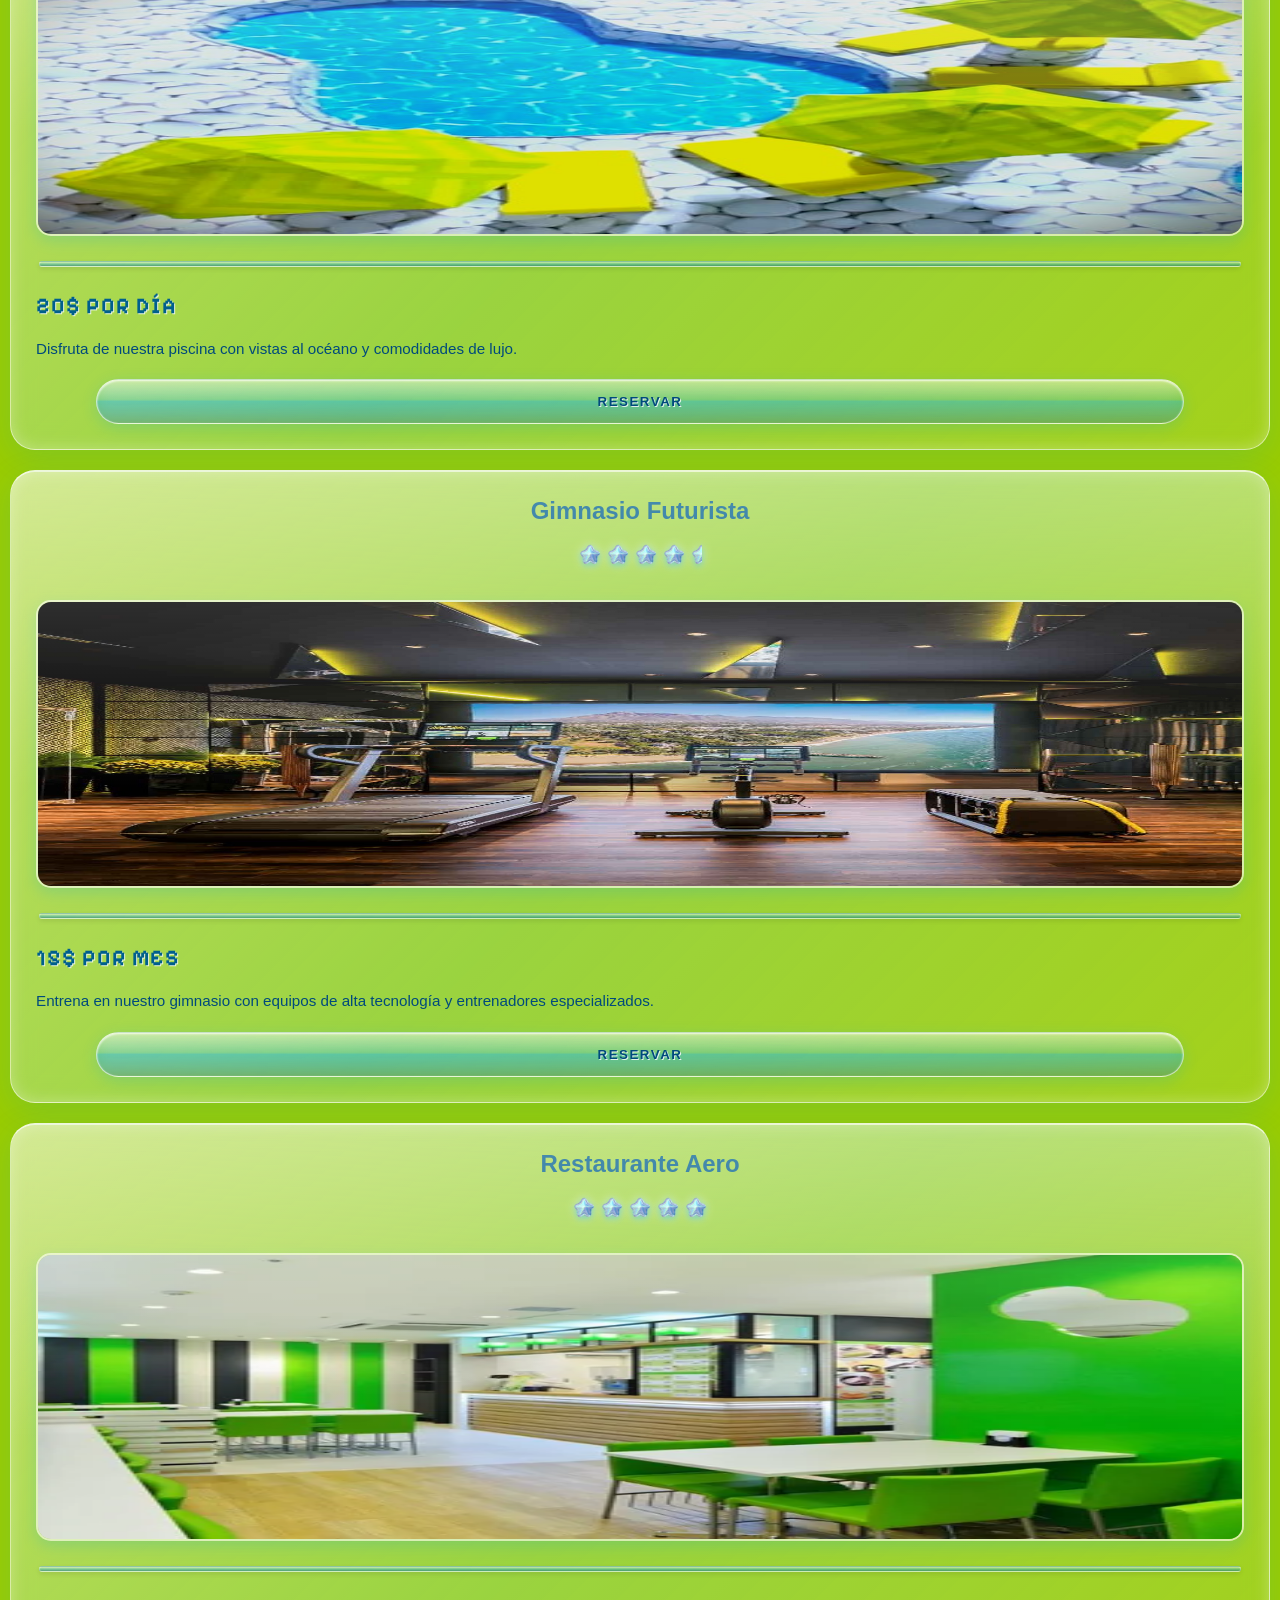
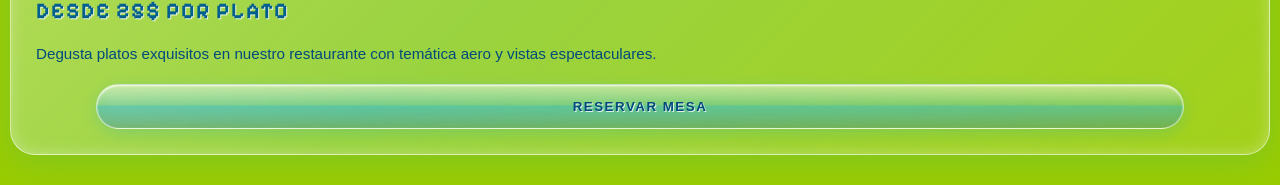
<file: servicios.html>
<!DOCTYPE html>
<html lang="en">
<head>
    <meta charset="UTF-8">
    <meta name="viewport" content="width=device-width, initial-scale=1.0">
    <link rel="stylesheet" href="style.css">
    <title>Kattleya Suites</title>
    <meta name="theme-color" content="#00a8e8">

    <link rel="preconnect" href="https://fonts.googleapis.com">
    <link rel="preconnect" href="https://fonts.gstatic.com" crossorigin>
    <link href="https://fonts.googleapis.com/css2?family=Pixelify+Sans:wght@400..700&display=swap" rel="stylesheet">

    <link rel="apple-touch-icon" sizes="180x180" href="favicon_io/apple-touch-icon.png">
    <link rel="icon" type="image/png" sizes="32x32" href="favicon_io/favicon-32x32.png">
    <link rel="icon" type="image/png" sizes="16x16" href="favicon_io/favicon-16x16.png">
    <link rel="manifest" href="/site.webmanifest">
</head>

<body>
    <nav class="aqua-navbar">
        <div class="nav-container">
            <div class="nav-logo">
                <img id="katlogo" src="icons/katlogo.jpeg" alt="Logo Kattleya Suites">
                <span class="pixelify-sans-pixel">Kattleya Suites</span>
            </div>

            <ul class="nav-links">
                <li><a href="index.html" class="nav-item">Inicio</a></li>
                <li><a href="habitaciones.html" class="nav-item">Habitaciones</a></li>
                <li><a href="servicios.html" class="nav-item active">Servicios</a></li>
                <li><a href="reservar.html" class="nav-item">Reservar</a></li>
                <li><a href="menú.html" class="nav-item">Menú</a></li>
            </ul>
        </div>
    </nav>

    <nav class="reseña">
            <h1 class="title">VIP</h1>
        <br>
            <div class="stars-container">
                <div class="star full"></div>
                <div class="star full"></div>
                <div class="star full"></div>
                <div class="star full"></div>
                <div class="star half"></div>
            </div>
        <br>
            <img src="icons/placeholder.jpg" alt="Objeto" class="centerimg smolimg">
        <hr>
            <h3 class="price">30$ - ¡Siempre disponible!</h3>
        <br>
            <p>Únete a nuestro programa VIP para disfrutar de beneficios exclusivos: prioridad alta en reservas de servicios como el uso privado de la piscina, acceso gratuito a comidas VIP en el restaurante, descuentos en tratamientos del spa, y mucho más. ¡Siempre disponible para nuestros huéspedes premium!</p>
        <br>
            <button class="centerimg button-reserve">Reservar</button>

    </nav>

    <nav class="reseña">
            <h1 class="title">Spa Aero</h1>
        <br>
            <div class="stars-container">
                <div class="star full"></div>
                <div class="star full"></div>
                <div class="star full"></div>
                <div class="star full"></div>
                <div class="star full"></div>
            </div>
        <br>
            <img src="images/aero-spa.jpg" alt="Spa" class="centerimg smolimg">
        <hr>
            <h3 class="price">50$ por sesión</h3>
        <br>
            <p>Relájate en nuestro spa aeroespacial con tratamientos innovadores y ambientes futuristas.</p>
        <br>
            <button class="centerimg button-reserve">Reservar</button>
    </nav>

    <nav class="reseña">
            <h1 class="title">Reservar la piscina</h1>
        <br>
            <div class="stars-container">
                <div class="star full"></div>
                <div class="star full"></div>
                <div class="star full"></div>
                <div class="star full"></div>
                <div class="star"></div>
            </div>
        <br>
            <img src="images/Piscina.jpeg" alt="Piscina" class="centerimg smolimg">
        <hr>
            <h3 class="price">20$ por día</h3>
        <br>
            <p>Disfruta de nuestra piscina con vistas al océano y comodidades de lujo.</p>
        <br>
            <button class="centerimg button-reserve">Reservar</button>
    </nav>

    <nav class="reseña">
            <h1 class="title">Gimnasio Futurista</h1>
        <br>
            <div class="stars-container">
                <div class="star full"></div>
                <div class="star full"></div>
                <div class="star full"></div>
                <div class="star full"></div>
                <div class="star half"></div>
            </div>
        <br>
            <img src="images/Gimnasio.jpeg" alt="Gimnasio" class="centerimg smolimg">
        <hr>
            <h3 class="price">15$ por mes</h3>
        <br>
            <p>Entrena en nuestro gimnasio con equipos de alta tecnología y entrenadores especializados.</p>
        <br>
            <button class="centerimg button-reserve">Reservar</button>
    </nav>

    <nav class="reseña">
            <h1 class="title">Restaurante Aero</h1>
        <br>
            <div class="stars-container">
                <div class="star full"></div>
                <div class="star full"></div>
                <div class="star full"></div>
                <div class="star full"></div>
                <div class="star full"></div>
            </div>
        <br>
            <img src="images/restaurante.png" alt="Restaurante" class="centerimg smolimg">
        <hr>
            <h3 class="price">Desde 25$ por plato</h3>
        <br>
            <p>Degusta platos exquisitos en nuestro restaurante con temática aero y vistas espectaculares.</p>
        <br>
            <button class="centerimg button-reserve">Reservar Mesa</button>
    </nav>

</body>

</html>
</file>
<file: style.css>
/* --- VARIABLES GLOBALES (ADN AQUA) --- */
:root {
    --bg-color: #99cc00; /* Verde lima de tu referencia */
    --aqua-blue: #00a8e8;
    --deep-blue: #005f8d;
    --glass-bg: rgba(255, 255, 255, 0.35);
    --border-light: rgba(255, 255, 255, 0.6);
    /* Degradado Frutiger Aero Clásico */
    --glossy-gradient: linear-gradient(to bottom, 
        #f9fdff 0%, 
        #a0eaff 45%, 
        #ffffff 50%, 
        #d6f2ff 100%);
}

/* --- RESET & ESTRUCTURA BASE --- */
* {
    margin: 0;
    padding: 0;
    box-sizing: border-box;
}

body {
    background-color: var(--bg-color);
    /* Fondo opcional de cielo inspirado en Windows Aero */
    background-image: linear-gradient(to bottom, #7dd3fc, #99cc00);
    background-attachment: fixed;
    font-family: 'Segoe UI', Tahoma, Geneva, Verdana, sans-serif;
    min-height: 100vh;
    padding: 10px;
}

/* --- CONTENEDOR DE CRISTAL (MAIN WINDOW) --- */
.main-window {
    width: 95%;
    max-width: 1000px;
    margin: 20px auto;
    background: var(--glass-bg);
    backdrop-filter: blur(12px);
    -webkit-backdrop-filter: blur(12px);
    border: 1px solid var(--border-light);
    border-radius: 15px;
    box-shadow: 0 15px 35px rgba(0, 0, 0, 0.2);
    overflow: hidden;
    padding-bottom: 30px;
}

/* --- BARRA DE NAVEGACIÓN --- */
.aqua-navbar {
    width: 100%;
    padding: 15px 0 0 0;
    border-bottom: 2px solid var(--border-light);
    position: relative;
    /* Evita que el scroll lateral ensanche la página */
    overflow: hidden; 
}

.nav-container {
    display: flex;
    flex-direction: column;
    align-items: center;
    gap: 15px;
    padding: 0 15px;
}

@media (min-width: 768px) {
    .nav-container {
        flex-direction: row;
        justify-content: space-between;
    }
}

/* El Logo con Esfera Perfecta */
.nav-logo {
    display: flex;
    align-items: center;
    gap: 12px;
    color: var(--deep-blue);
    font-weight: bold;
    font-size: 1.2rem;
    text-shadow: 1px 1px 0px white;
}

.logo-sphere {
    width: 35px;
    aspect-ratio: 1 / 1;
    flex-shrink: 0;
    border-radius: 50%;
    background: radial-gradient(circle at 30% 30%, #ffffff 0%, #7dd3fc 20%, #00a8e8 60%, #005f8d 100%);
    box-shadow: 0 4px 10px rgba(0, 168, 232, 0.3), inset -2px -2px 6px rgba(0, 0, 0, 0.2);
    position: relative;
}

.logo-sphere::after {
    content: '';
    display: block;
    width: 50%;
    height: 25%;
    background: linear-gradient(to bottom, rgba(255,255,255,0.7), transparent);
    border-radius: 50%;
    margin: 10% auto;
}

#katlogo {
    width: 35px;
    aspect-ratio: 1 / 1;
    border-radius: 50%;
    object-fit: cover;
    box-shadow: 0 4px 10px rgba(0, 168, 232, 0.25);
    flex-shrink: 0;
}

/* Pestañas (Tabs) con Autoadaptación Total */
.nav-links {
    list-style: none;
    display: flex;
    flex-wrap: nowrap;
    justify-content: flex-start;
    gap: 5px;
    margin-bottom: -2px;
    position: relative;
    z-index: 2;
    
    /* Habilita el deslizamiento horizontal en móviles */
    overflow-x: auto;
    width: 100%;
    -webkit-overflow-scrolling: touch; 
    padding-bottom: 8px; /* Espacio extra para que la barrita no pise los botones */
}

/* --- ESTILO DE LA BARRITA DESLIZADORA FRUTIGER --- */
.nav-links::-webkit-scrollbar {
    height: 5px; /* Altura de la barra */
}

.nav-links::-webkit-scrollbar-track {
    background: rgba(255, 255, 255, 0.1); /* Carril casi invisible */
    border-radius: 10px;
    margin: 0 20px;
}

.nav-links::-webkit-scrollbar-thumb {
    background: rgba(255, 255, 255, 0.4); /* Botón de scroll transparente/cristal */
    border-radius: 10px;
    border: 1px solid rgba(255, 255, 255, 0.3);
    backdrop-filter: blur(5px);
}

.nav-links::-webkit-scrollbar-thumb:hover {
    background: rgba(255, 255, 255, 0.6); /* Brilla más al pasar el dedo/mouse */
}

@media (min-width: 768px) {
    .nav-links {
        overflow: visible;
        justify-content: center;
        width: auto;
        padding-bottom: 0;
    }
    /* Ocultar la barra en escritorio donde no es necesaria */
    .nav-links::-webkit-scrollbar {
        display: none;
    }
}

.nav-item {
    text-decoration: none;
    padding: 10px 18px;
    color: #004a7c;
    font-size: 14px;
    font-weight: 500;
    border: 1px solid var(--border-light);
    border-bottom: 1px solid transparent;
    border-radius: 12px 12px 0 0;
    background: rgba(255, 255, 255, 0.2);
    transition: all 0.2s ease-in-out;
    display: block;
    white-space: nowrap; 
    flex-shrink: 0;
}

/* --- ESTADO DE PESTAÑA SELECCIONADA --- */
.nav-item:hover, 
.nav-item.active {
    background: var(--glossy-gradient);
    transform: translateY(-3px); 
    color: #002A4D;
    border-bottom: 2px solid white; 
    box-shadow: inset 0 2px 3px white, 0 5px 10px rgba(0,0,0,0.1);
    position: relative;
}

/* --- GRID DE HABITACIONES --- */
.rooms-grid {
    display: grid;
    grid-template-columns: repeat(auto-fit, minmax(280px, 1fr));
    gap: 25px;
    padding: 30px 20px;
}

/* --- TARJETA DE HOTEL --- */
.hotel-card {
    background: rgba(255, 255, 255, 0.5);
    border: 1px solid var(--border-light);
    border-radius: 20px;
    overflow: hidden;
    transition: transform 0.3s ease;
}

/* --- MENÚ DE COMIDAS --- */
.main-window {
    width: 95%;
    max-width: 1000px;
    margin: 20px auto;
    background: var(--glass-bg);
    backdrop-filter: blur(12px);
    -webkit-backdrop-filter: blur(12px);
    border: 1px solid var(--border-light);
    border-radius: 15px;
    box-shadow: 0 15px 35px rgba(0, 0, 0, 0.2);
    overflow: hidden;
    padding-bottom: 30px;
}

.menu-section {
    padding: 30px 25px;
}

.menu-header {
    text-align: center;
    margin-bottom: 30px;
    color: #003e64;
}

.menu-header h1 {
    font-size: 2rem;
    margin-bottom: 10px;
}

.menu-header p {
    font-size: 1rem;
    max-width: 720px;
    margin: 0 auto;
    color: #0b3a5d;
    opacity: 0.85;
}

.menu-grid {
    display: grid;
    grid-template-columns: repeat(auto-fit, minmax(260px, 1fr));
    gap: 24px;
}

.juice-section {
    margin-top: 40px;
    padding: 24px;
    background: rgba(255, 255, 255, 0.72);
    border: 1px solid rgba(255, 255, 255, 0.65);
    border-radius: 20px;
}

.juice-header {
    margin-bottom: 18px;
}

.juice-header h2 {
    margin-bottom: 8px;
    color: #002a4d;
    font-size: 1.5rem;
}

.juice-header p {
    color: #27425e;
    opacity: 0.85;
    line-height: 1.5;
}

.juice-list {
    list-style: none;
    padding: 0;
    margin: 0;
    display: grid;
    gap: 12px;
}

.juice-list li {
    display: flex;
    justify-content: space-between;
    align-items: center;
    padding: 14px 16px;
    background: rgba(255, 255, 255, 0.95);
    border-radius: 14px;
    border: 1px solid rgba(0, 72, 124, 0.08);
    color: #13304a;
    font-weight: 600;
}

.juice-name {
    display: inline-block;
}

.juice-price {
    color: #0074a8;
}

.menu-card {
    background: rgba(255, 255, 255, 0.75);
    border: 1px solid rgba(255, 255, 255, 0.7);
    border-radius: 20px;
    overflow: hidden;
    box-shadow: 0 12px 24px rgba(0, 0, 0, 0.08);
    transition: transform 0.25s ease, border-color 0.25s ease;
}

.menu-card:hover {
    transform: translateY(-5px);
    border-color: rgba(0, 168, 232, 0.4);
}

.menu-image {
    width: 100%;
    height: 180px;
    object-fit: cover;
    object-position: center;
    display: block;
    background: #ffffff;
    border-bottom: 1px solid rgba(0, 0, 0, 0.05);
}

.menu-content {
    padding: 20px;
}

.menu-content h2 {
    margin-bottom: 10px;
    font-size: 1.25rem;
    color: #002a4d;
}

.menu-content p {
    margin-bottom: 15px;
    line-height: 1.6;
    color: #27425e;
}

.menu-price {
    margin-top: 0;
    margin-bottom: 15px;
    font-weight: 700;
    color: #0074a8;
    font-size: 1.05rem;
}

.menu-type {
    display: inline-block;
    padding: 6px 12px;
    border-radius: 999px;
    background: rgba(0, 72, 124, 0.08);
    color: #004a7c;
    font-size: 0.85rem;
    font-weight: 600;
}


.hotel-card:hover {
    transform: scale(1.02);
    box-shadow: 0 10px 25px rgba(125, 255, 211, 0.3);
}

.room-image {
    height: 160px;
    background: linear-gradient(135deg, #7dffd3, #00a8e8);
    position: relative;
    overflow: hidden;
}

.glass-overlay {
    position: absolute;
    bottom: 10px;
    left: 10px;
    background: rgba(255, 255, 255, 0.4);
    padding: 4px 15px;
    border-radius: 50px;
    font-size: 12px;
    font-weight: bold;
    border: 1px solid var(--border-light);
    backdrop-filter: blur(4px);
}

.room-info {
    padding: 20px;
    text-align: center;
}

/* --- BOTONES GLOSSY --- */
.reserve-btn {
    width: 100%;
    margin-top: 10px;
    padding: 12px;
    border: 1px solid #005f8d;
    border-radius: 50px;
    background: linear-gradient(to bottom, #7dd3fc 0%, #0ea5e9 49%, #007db3 50%, #0369a1 100%);
    color: white;
    font-weight: bold;
    text-shadow: 1px 1px 2px rgba(0,0,0,0.3);
    cursor: pointer;
    box-shadow: inset 0 2px 4px rgba(255,255,255,0.8);
}

.reserve-btn:hover {
    filter: brightness(1.1);
}

/* --- IMÁGENES FLEXIBLES --- */
img {
    max-width: 100%;
    height: auto;
    display: block;
}

.pixelify-sans-pixel {
  font-family: "Pixelify Sans", sans-serif;
  font-optical-sizing: auto;
  font-weight: 500;
  font-style: normal;
  font-size: 2.2rem;
  margin: 0;
  line-height: 1.2;
  letter-spacing: -0.5px; /* Estrecha un poco las letras para el look Frutiger */
}

@media (max-width: 600px) {
    .aqua-details summary h1 {
        font-size: 1.8rem; /* Un poco más pequeño solo en móviles */
    }
}

details {
    background: var(--glass-bg);
    border: 1px solid var(--border-light);
    border-radius: 10px;
    padding: 10px;
    backdrop-filter: blur(10px);
}

summary {
    cursor: pointer;
    outline: none;
    color: var(--deep-blue);
    font-weight: bold;
}

/* --- ELIMINACIÓN DEFINITIVA DE LA FLECHA REBELDE --- */

/* 1. Cambiamos el display para anular el comportamiento de 'list-item' */
.aqua-details summary {
    display: flex !important; /* Al no ser 'list-item', el navegador no sabe dónde poner la flecha */
    list-style: none !important;
    list-style-type: none !important;
    align-items: center;
    cursor: pointer;
    padding: 10px;
}

/* 2. Selectores específicos para forzar la desaparición */
.aqua-details summary::-webkit-details-marker,
.aqua-details summary::marker {
    display: none !important;
    content: "" !important;
    color: transparent !important;
}

/* 3. Tu icono personalizado (Asegúrate de que la ruta 'icons/down_arrow.png' sea correcta) */
.aqua-details summary::before {
    content: "";
    display: inline-block;
    width: 30px; 
    height: 30px;
    margin-right: 15px;
    background-image: url("icons/down_arrow.png"); 
    background-size: contain;
    background-repeat: no-repeat;
    background-position: center;
    transition: transform 0.4s ease;
    filter: drop-shadow(0 2px 3px rgba(0,0,0,0.2));
}

/* Animación al abrir */
.aqua-details[open] summary::before {
    transform: rotate(180deg);
}

/* --- VENTANA LED INTELIGENTE --- */
.marquee-window {
    flex: 1;
    display: flex;
    align-items: center;
    overflow: hidden; /* Recorta si el texto es muy largo */
    white-space: nowrap;
    position: relative;
    gap: 10px;
}

.aqua-details summary h1 {
    display: inline-block;
    font-family: "Pixelify Sans", sans-serif;
    font-size: 2rem;
    color: var(--deep-blue);
    
    /* Estado inicial: quieto */
    transform: translateX(0);
    transition: transform 0.3s ease;
}

/* --- ANIMACIÓN AUTOMÁTICA --- */
/* Solo se activa si el texto desborda el contenedor */
.marquee-window:hover h1,
.aqua-details[open] .marquee-window h1 {
    animation: marquee-auto 8s linear infinite;
}

@keyframes marquee-auto {
    0% { transform: translateX(0); }
    10% { transform: translateX(0); } /* Pausa para que se lea al inicio */
    100% { transform: translateX(-100%); }
}

.aqua-details summary h1 {
    /* ... tus estilos anteriores (fuente, tamaño, animación) ... */

    /* BLOQUEO DE COPIA Y SELECCIÓN */
    user-select: none;           /* Evita que el usuario resalte el texto */
    -webkit-user-select: none;    /* Para Chrome, Safari y Opera */
    -moz-user-select: none;       /* Para Firefox */
    -ms-user-select: none;        /* Para Internet Explorer/Edge */
    
    pointer-events: none;         /* El mouse ignora el texto (no puede hacerle click derecho directamente) */
}

/* Permitimos que el summary siga siendo clickable para abrir el menú */
.aqua-details summary {
    pointer-events: auto; 
}

hr {
    height: 6px;
    border: none;
    border-radius: 50px;
    
    /* Fondo translúcido con degradado suave */
    background: linear-gradient(to bottom, 
        rgba(255, 255, 255, 0.5) 0%, 
        rgba(0, 168, 232, 0.3) 50%, 
        rgba(0, 95, 141, 0.5) 100%);
    
    /* Efecto de desenfoque detrás de la línea */
    backdrop-filter: blur(4px);
    -webkit-backdrop-filter: blur(4px);
    
    /* Borde brillante muy fino para definir la forma */
    border: 1px solid rgba(255, 255, 255, 0.3);
    
    /* Sombra suave para que no se pierda en el fondo */
    box-shadow: 0 2px 5px rgba(0, 0, 0, 0.1);
    
    margin: 25px auto;
    width: 99.5%;
}

/* --- TARJETA DE RESEÑA FRUTIGER AQUA --- */
.reseña {
    background: linear-gradient(135deg, 
        rgba(255, 255, 255, 0.4) 0%, 
        rgba(160, 234, 255, 0.25) 50%, 
        rgba(255, 255, 255, 0.1) 100%);
    
    /* Efecto de cristal esmerilado */
    backdrop-filter: blur(12px);
    -webkit-backdrop-filter: blur(12px);
    
    /* Bordes muy redondeados y brillantes */
    border-radius: 25px;
    border: 1px solid rgba(255, 255, 255, 0.6);
    border-top: 2px solid rgba(255, 255, 255, 0.8); /* Brillo de luz superior */
    
    padding: 25px;
    margin: 20px 0;
    position: relative;
    overflow: hidden;
    
    /* Sombra suave tipo agua */
    box-shadow: 
        0 8px 32px rgba(0, 168, 232, 0.15),
        inset 0 0 15px rgba(255, 255, 255, 0.3);
}

/* --- DETALLES INTERNOS (TEXTO) --- */
.reseña h3 {
    font-family: "Pixelify Sans", sans-serif;
    color: var(--deep-blue);
    font-size: 1.4rem;
    margin-bottom: 10px;
    text-transform: uppercase;
    letter-spacing: 1px;
    text-shadow: 1px 1px 0px rgba(255, 255, 255, 0.8);
}

.reseña p {
    color: #004a7c;
    line-height: 1.6;
    font-size: 0.95rem;
    font-weight: 500;
}

/* --- EFECTO GLOSSY (REFLEJO SUPERIOR) --- */
.reseña::before {
    content: "";
    position: absolute;
    top: 0;
    left: 0;
    width: 100%;
    height: 50%;
    background: linear-gradient(
        to bottom, 
        rgba(255, 255, 255, 0.3) 0%, 
        transparent 100%
    );
    pointer-events: none;
}

/* --- ALINEACIÓN DE PFP Y TÍTULO --- */
.reseña-header {
    display: flex;         /* Alinea en fila */
    align-items: center;   /* Centra verticalmente la pfp con el texto */
    gap: 15px;             /* Espacio entre la foto y el nombre */
    margin-bottom: 15px;   /* Separación del párrafo inferior */
}

.pfp {
    height: 3.5rem;        /* Un poco más grande para que destaque */
    width: 3.5rem;         /* Proporción 1:1 para que sea un círculo perfecto */
    display: block;
    object-fit: cover;     /* Evita que la foto se deforme */
    
    /* Estilo Aqua para la foto */
    border-radius: 50%;
    border: 2px solid rgba(255, 255, 255, 0.707);
    box-shadow: 0 2px 8px rgba(0, 168, 232, 0.3);
}

.reseña h3 {
    margin: 0;             /* Quitamos márgenes extra para que no se desalinee */
    user-select: none;     /* Bloqueo de copia como en el título principal */
    -webkit-user-select: none;
}

/* --- CONFIGURACION DE LA ESTRELLA --- */
.star {
    width: 24px;   /* Tamaño de la estrella entera */
    height: 24px;
    display: inline-block;
    
    /* Carga del archivo desde tu carpeta de iconos */
    background-image: url("icons/star.png"); 
    background-size: contain;
    background-repeat: no-repeat;
    
    /* Brillo tipo cristal (Aqua) */
    filter: drop-shadow(0 2px 3px rgba(0, 168, 232, 0.4));
}

/* --- LOGICA PARA LA MEDIA ESTRELLA --- */
.star.half {
    width: 12px; /* Recortamos el ancho a la mitad exacta */
    background-position: left; /* Muestra solo el lado izquierdo del PNG */
    background-size: 24px 24px; /* Mantiene el tamaño original para que no se encoja */
    overflow: hidden;
}

.text-blue {
    color: rgb(0, 102, 255);
    text-shadow: #000000;
    font-weight: 500;
    text-align: justify;
}

.text-rooms {
    color: rgb(0, 102, 255);
    text-shadow: #000000;
    font-weight: 500;
}

.bold-text-blue {
    color: rgb(0, 26, 255);
    text-shadow: #000000;
    font-weight: 800;
    text-align: center;
    font-size: larger;
}

.title {
    font-weight: bolder;
    color: #005f8d;
    text-shadow: #000000;
    text-align: center;
}

/* Esto hace que el desplazamiento sea suave como el agua */
html {
    scroll-behavior: smooth !important;
}

.tag, .tag2 {
    color: #00a8e8; /* Azul cyan aqua */
    text-decoration: none;
    font-weight: bold;
    padding: 2px 8px;
    border-radius: 10px;
    background: rgba(255, 255, 255, 0.1);
    transition: all 0.3s ease; /* Cambiamos background por 'all' para que anime todo */
    border: 1px solid transparent;
}

.tag:hover, .tag2:hover {
    background: rgba(255, 255, 255, 0.3);
    border: 1px solid rgba(255, 255, 255, 0.5);
    box-shadow: 0 0 10px rgba(0, 168, 232, 0.4);
    color: #002a4d;
}

/* --- ILUMINACION TEMPORAL (FLASH AQUA) --- */
.reseña:target {
    animation: flash-highlight 3s ease-out forwards;
}

@keyframes flash-highlight {
    0% {
        border: 2px solid rgba(255, 255, 255, 0.9);
        box-shadow: 0 0 40px rgba(0, 168, 232, 1);
        background: rgba(160, 234, 255, 0.5);
        transform: scale(1.03);
    }
    30% {
        box-shadow: 0 0 20px rgba(0, 168, 232, 0.6);
        transform: scale(1.02);
    }
    100% {
        /* Volver al estado original del CSS */
        border: 1px solid rgba(255, 255, 255, 0.6);
        box-shadow: 0 8px 32px rgba(0, 168, 232, 0.15);
        background: linear-gradient(135deg, 
            rgba(255, 255, 255, 0.4) 0%, 
            rgba(160, 234, 255, 0.25) 50%, 
            rgba(255, 255, 255, 0.1) 100%);
        transform: scale(1);
    }
}

.centered {
    text-align: center;
}

.stars-container {
    display: flex;
    justify-content: center; /* Centra las estrellas horizontalmente */
    align-items: center;     /* Centra las estrellas verticalmente */
    gap: 4px;                /* Espacio entre cada estrella */
    margin-bottom: 15px;
    width: 100%;             /* Asegura que ocupe todo el ancho de la reseña */
    
    /* El brillo que ya tenías */
    filter: drop-shadow(0 0 5px rgba(255, 255, 255, 0.6));
}

/* --- CONFIGURACION DE LA ESTRELLA --- */
.star-big {
    width: 50px;   /* Tamaño de la estrella entera */
    height: 50px;
    display: inline-block;
    
    /* Carga del archivo desde tu carpeta de iconos */
    background-image: url("icons/star.png"); 
    background-size: contain;
    background-repeat: no-repeat;
    
    /* Brillo tipo cristal (Aqua) */
    filter: drop-shadow(0 2px 3px rgba(0, 168, 232, 0.4));
}

/* --- LOGICA PARA LA MEDIA ESTRELLA --- */
.star-big.half {
    width: 25px; /* Recortamos el ancho a la mitad exacta */
    background-position: left; /* Muestra solo el lado izquierdo del PNG */
    background-size: 50px 50px; /* Mantiene el tamaño original para que no se encoja */
    overflow: hidden;
}

.rounded-img {
    border-radius: 10px;
}

/* El contenedor es el que debe tener el flex */
.room-card {
    display: flex !important;
    flex-direction: column !important;
    align-items: stretch !important;
    justify-content: flex-start !important;
    width: 100% !important;
    margin: 20px 0;
}

.room-card > img,
.room-card > .smolimg,
.room-card > .smolerimg {
    display: block !important;
    float: none !important;
    width: 100% !important;
    max-width: 100% !important;
    height: auto !important;
    object-fit: cover !important;
    margin-bottom: 20px !important;
    clear: both !important;
}

.smolimg,
.smolerimg {
    width: 100%;
    height: auto;
    max-height: 18rem;
    display: block;
    margin-bottom: 20px;
    border-radius: 15px;
    border: 2px solid var(--border-light);
    box-shadow: 0 5px 15px rgba(0, 168, 232, 0.2);
}

.room-text {
    display: block !important;
    width: 100% !important;
    float: none !important;
}

.room-text p {
    display: block !important;
    width: 100% !important;
}

.adjustimg {
    height: 20em;
}

.centerimg {
    display: block;
    margin-left: auto;
    margin-right: auto;
}

.button-reserve {
    /* Dimensiones que ya tenías, ajustadas para el estilo */
    width: 90%;
    height: 45px; /* Un poco más alto para que el efecto "glossy" luzca mejor */
    border-radius: 50px; /* Estilo píldora, más común en el look Aqua */
    
    /* Look Glossy & Transparente (Glassmorphism) */
    background: linear-gradient(to bottom, 
        rgba(255, 255, 255, 0.4) 0%,   /* Reflejo superior blanco */
        rgba(0, 168, 232, 0.2) 45%,    /* Tono aqua suave */
        rgba(0, 168, 232, 0.4) 50%,    /* Corte de luz (Efecto cristal) */
        rgba(0, 95, 141, 0.3) 100%);   /* Sombra base translúcida */
    
    /* Bordes y desenfoque */
    backdrop-filter: blur(8px);
    -webkit-backdrop-filter: blur(8px);
    border: 1px solid rgba(255, 255, 255, 0.6);
    
    /* Estilo de Letra */
    font-family: 'Segoe UI', Tahoma, Geneva, Verdana, sans-serif;
    color: #004a7c;
    font-weight: bold;
    text-transform: uppercase;
    letter-spacing: 1.5px;
    text-shadow: 1px 1px 0px rgba(255, 255, 255, 0.8);
    
    /* Sombra y Volumen */
    box-shadow: 
        inset 0 1px 2px rgba(255, 255, 255, 0.8),
        0 4px 15px rgba(0, 168, 232, 0.2);
    
    cursor: pointer;
    transition: all 0.3s ease;
    display: flex;
    align-items: center;
    justify-content: center;
}

.button-reserve:hover {
    background: linear-gradient(to bottom, 
        rgba(255, 255, 255, 0.6) 0%, 
        rgba(160, 234, 255, 0.4) 100%);
    transform: translateY(-2px);
    box-shadow: 0 6px 20px rgba(0, 168, 232, 0.4);
    color: #002a4d;
}

@media (max-width: 768px) {
    .room-card {
        display: block !important;
        width: 100% !important;
    }

    .room-card img,
    .smolimg,
    .smolerimg {
        display: block !important;
        float: none !important;
        width: 100% !important;
        max-width: 100% !important;
        height: auto !important;
        max-height: 18rem;
        object-fit: cover;
        margin-bottom: 16px;
    }

    .room-text {
        display: block !important;
        float: none !important;
        width: 100% !important;
    }

    .button-reserve {
        width: 100%;
        max-width: 360px;
    }
}

.room-divider {
    border: none;
    height: 1px;
    background: rgba(0, 95, 141, 0.25);
    margin: 20px 0;
    width: 90%;
    max-width: 700px;
    box-shadow: 0 1px 4px rgba(0, 95, 141, 0.1);
}

.room-text {
    margin: 0 auto 20px;
    max-width: 720px;
    padding: 0 10px;
}

.fake-loader {
    display: flex;
    align-items: center;
    justify-content: center;
    flex-direction: column;
    gap: 12px;
    padding: 18px;
    margin: 30px auto 20px;
    width: 95%;
    max-width: 780px;
    background: rgba(255, 255, 255, 0.45);
    border: 1px solid rgba(0, 95, 141, 0.15);
    border-radius: 18px;
    box-shadow: 0 8px 20px rgba(0, 0, 0, 0.08);
}

.loader-dots {
    display: flex;
    gap: 10px;
}

.loader-dots span {
    width: 12px;
    height: 12px;
    border-radius: 50%;
    background: #0074a8;
    opacity: 0.6;
    animation: loader-pulse 1s infinite ease-in-out;
}

.loader-dots span:nth-child(2) {
    animation-delay: 0.2s;
}

.loader-dots span:nth-child(3) {
    animation-delay: 0.4s;
}

@keyframes loader-pulse {
    0%, 100% { opacity: 0.5; transform: scale(1); }
    50% { opacity: 1; transform: scale(1.35); }
}
</file>
